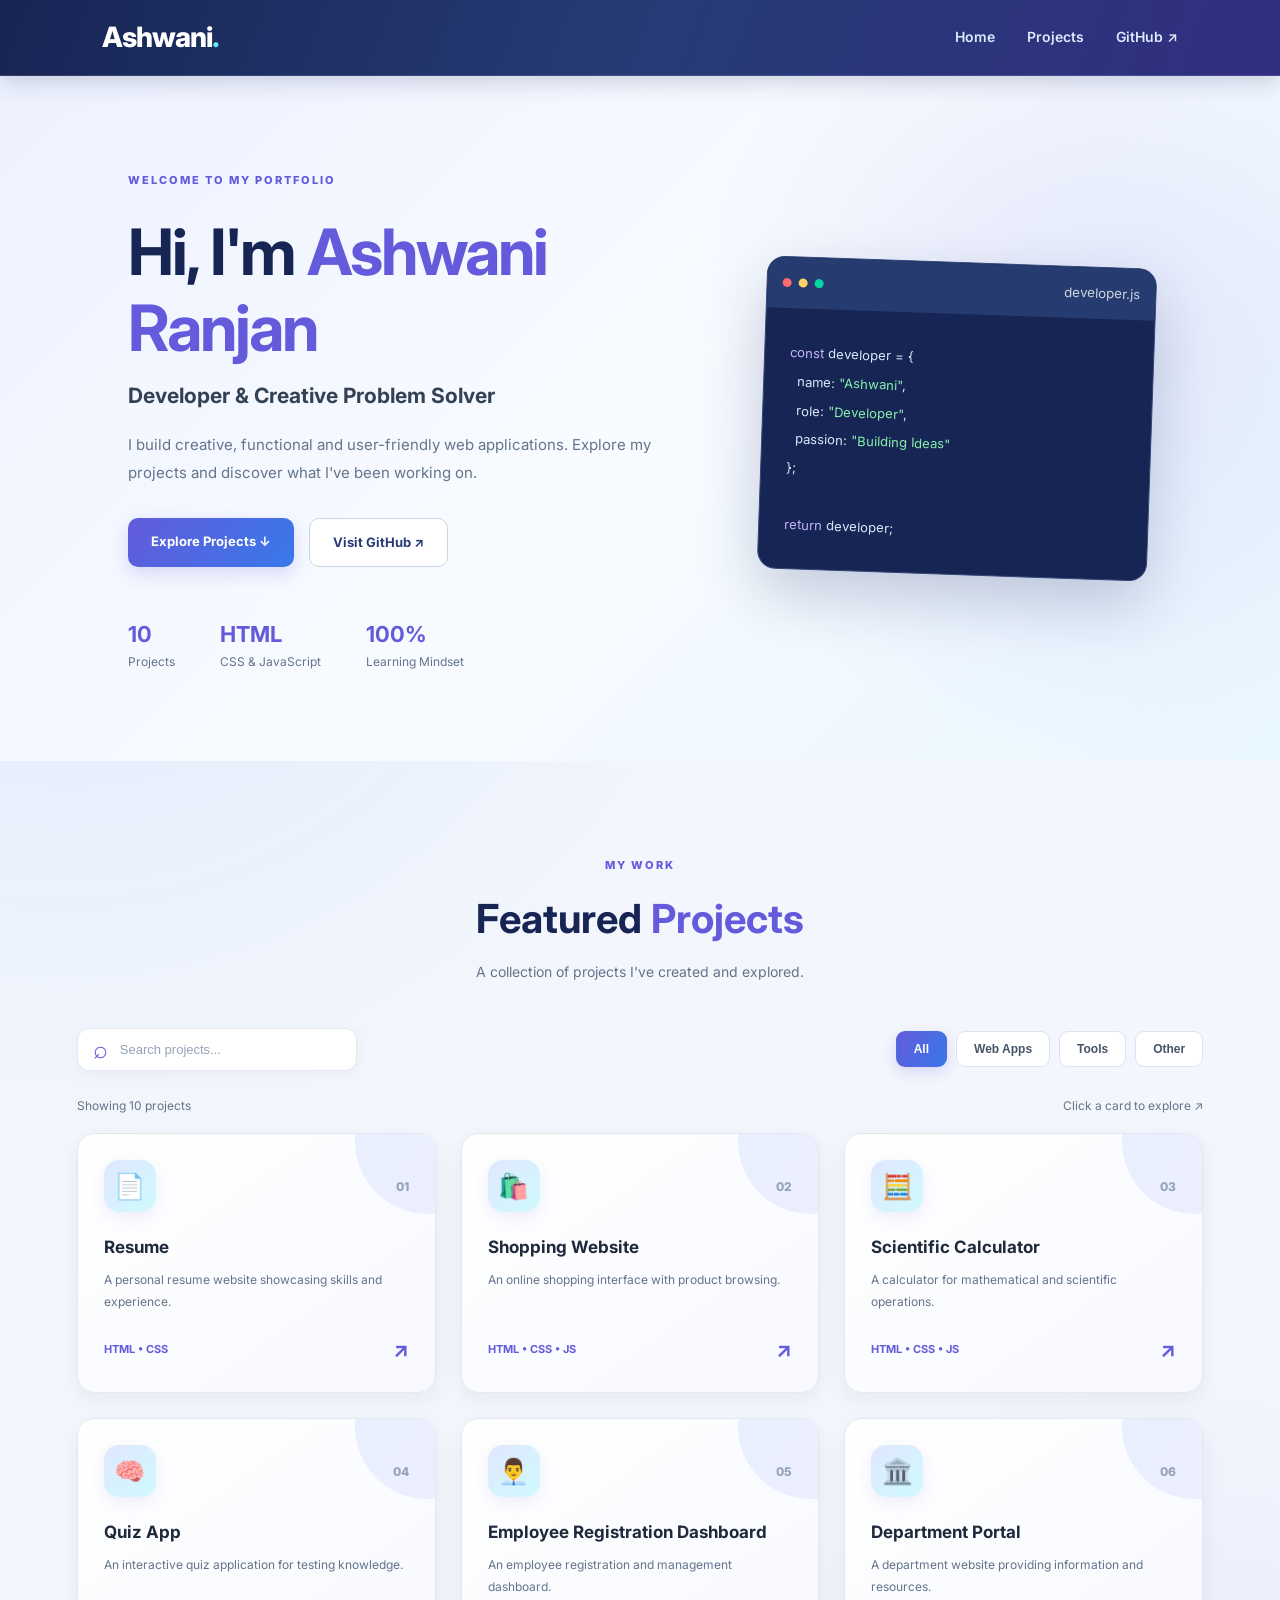
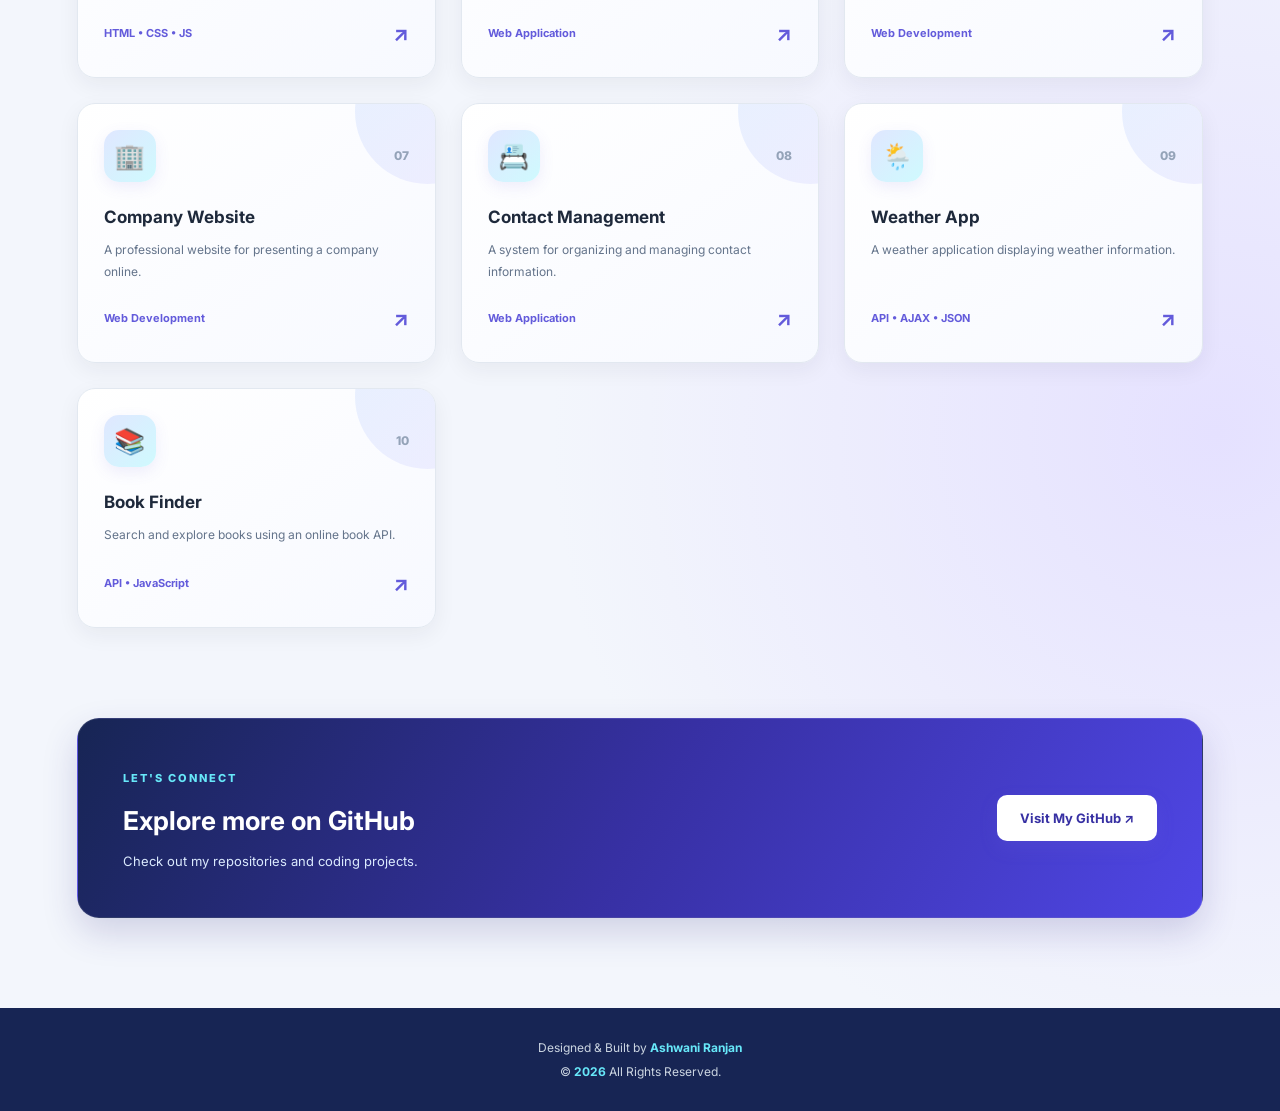
<file: index.html>
<!DOCTYPE html>
<html lang="en">
<head>
    <meta charset="UTF-8">
    <meta name="viewport" content="width=device-width, initial-scale=1.0">
    <meta name="description" content="Ashwani's developer portfolio showcasing web development projects.">
    <title>Ashwani Ranjan | Developer Portfolio</title>
    <link rel="stylesheet" href="style.css">
</head>

<body>

    <nav class="navbar">
        <a href="#" class="logo">Ashwani<span>.</span></a>

        <div class="nav-links">
            <a href="#home">Home</a>
            <a href="#projects">Projects</a>
            <a href="https://github.com/Ashwani-Ranjan-dev"
               target="_blank" rel="noopener noreferrer">GitHub ↗</a>
        </div>
    </nav>

    <section class="hero" id="home">
        <div class="hero-content">
            <span class="tag">WELCOME TO MY PORTFOLIO</span>

            <h1>Hi, I'm <span>Ashwani Ranjan</span></h1>

            <h2>Developer & Creative Problem Solver</h2>

            <p>
                I build creative, functional and user-friendly web
                applications. Explore my projects and discover what
                I've been working on.
            </p>

            <div class="hero-buttons">
                <a href="#projects" class="primary-btn">
                    Explore Projects ↓
                </a>

                <a href="https://github.com/Ashwani-Ranjan-dev"
                   target="_blank" rel="noopener noreferrer"
                   class="secondary-btn">
                    Visit GitHub ↗
                </a>
            </div>

            <div class="hero-stats">
                <div>
                    <h3 id="totalProjects">10</h3>
                    <p>Projects</p>
                </div>

                <div>
                    <h3>HTML</h3>
                    <p>CSS & JavaScript</p>
                </div>

                <div>
                    <h3>100%</h3>
                    <p>Learning Mindset</p>
                </div>
            </div>
        </div>

        <div class="hero-decoration">
            <div class="code-card">
                <div class="code-top">
                    <span></span><span></span><span></span>
                    <small>developer.js</small>
                </div>

                <div class="code-content">
                    <p><span class="purple">const</span> developer = {</p>
                    <p>&nbsp;&nbsp;name: <span class="green">"Ashwani"</span>,</p>
                    <p>&nbsp;&nbsp;role: <span class="green">"Developer"</span>,</p>
                    <p>&nbsp;&nbsp;passion: <span class="green">"Building Ideas"</span></p>
                    <p>};</p>
                    <br>
                    <p><span class="purple">return</span> developer;</p>
                </div>
            </div>
        </div>
    </section>

    <main id="projects" class="projects-section">

        <div class="section-heading">
            <span class="tag">MY WORK</span>
            <h2>Featured <span>Projects</span></h2>
            <p>A collection of projects I've created and explored.</p>
        </div>

        <div class="toolbar">

            <div class="search-box">
                <span>⌕</span>
                <input type="text" id="searchInput"
                       placeholder="Search projects...">
            </div>

            <div class="filters">
                <button class="filter-btn active" data-filter="all">All</button>
                <button class="filter-btn" data-filter="web">Web Apps</button>
                <button class="filter-btn" data-filter="tools">Tools</button>
                <button class="filter-btn" data-filter="other">Other</button>
            </div>

        </div>

        <div class="project-info">
            <p>Showing <span id="showingCount">10</span> projects</p>
            <p>Click a card to explore ↗</p>
        </div>

        <div class="portfolio-grid" id="portfolioGrid">

            <!-- Project 1 -->
            <article class="card" data-category="other"
                data-name="Resume">
                <div class="card-top">
                    <span class="project-icon">📄</span>
                    <span class="project-number">01</span>
                </div>
                <h3>Resume</h3>
                <p>A personal resume website showcasing skills and experience.</p>
                <div class="card-bottom">
                    <span>HTML • CSS</span>
                    <span class="arrow">↗</span>
                </div>
                <a href="Resume/index.html" target="_blank"
                   rel="noopener noreferrer" class="card-link"
                   aria-label="Open Resume project"></a>
            </article>

            <!-- Project 2 -->
            <article class="card" data-category="web"
                data-name="Shopping Website">
                <div class="card-top">
                    <span class="project-icon">🛍️</span>
                    <span class="project-number">02</span>
                </div>
                <h3>Shopping Website</h3>
                <p>An online shopping interface with product browsing.</p>
                <div class="card-bottom">
                    <span>HTML • CSS • JS</span>
                    <span class="arrow">↗</span>
                </div>
                <a href="Shopping/index.html" target="_blank"
                   rel="noopener noreferrer" class="card-link"
                   aria-label="Open Shopping Website project"></a>
            </article>

            <!-- Project 3 -->
            <article class="card" data-category="tools"
                data-name="Scientific Calculator">
                <div class="card-top">
                    <span class="project-icon">🧮</span>
                    <span class="project-number">03</span>
                </div>
                <h3>Scientific Calculator</h3>
                <p>A calculator for mathematical and scientific operations.</p>
                <div class="card-bottom">
                    <span>HTML • CSS • JS</span>
                    <span class="arrow">↗</span>
                </div>
                <a href="Calculator/index.html" target="_blank"
                   rel="noopener noreferrer" class="card-link"
                   aria-label="Open Scientific Calculator project"></a>
            </article>

            <!-- Project 4 -->
            <article class="card" data-category="web"
                data-name="Quiz App">
                <div class="card-top">
                    <span class="project-icon">🧠</span>
                    <span class="project-number">04</span>
                </div>
                <h3>Quiz App</h3>
                <p>An interactive quiz application for testing knowledge.</p>
                <div class="card-bottom">
                    <span>HTML • CSS • JS</span>
                    <span class="arrow">↗</span>
                </div>
                <a href="Quiz/index.html" target="_blank"
                   rel="noopener noreferrer" class="card-link"
                   aria-label="Open Quiz App project"></a>
            </article>

            <!-- Project 5 -->
            <article class="card" data-category="web"
                data-name="Employee Registration Dashboard">
                <div class="card-top">
                    <span class="project-icon">👨‍💼</span>
                    <span class="project-number">05</span>
                </div>
                <h3>Employee Registration Dashboard</h3>
                <p>An employee registration and management dashboard.</p>
                <div class="card-bottom">
                    <span>Web Application</span>
                    <span class="arrow">↗</span>
                </div>
                <a href="https://employee-management-two-murex.vercel.app/"
                   target="_blank" rel="noopener noreferrer"
                   class="card-link"
                   aria-label="Open Employee Registration Dashboard"></a>
            </article>

            <!-- Project 6 -->
            <article class="card" data-category="web"
                data-name="Department Portal">
                <div class="card-top">
                    <span class="project-icon">🏛️</span>
                    <span class="project-number">06</span>
                </div>
                <h3>Department Portal</h3>
                <p>A department website providing information and resources.</p>
                <div class="card-bottom">
                    <span>Web Development</span>
                    <span class="arrow">↗</span>
                </div>
                <a href="https://bishal292004.github.io/Lab-portfolio-Website/projects/department_website/index.html"
                   target="_blank" rel="noopener noreferrer"
                   class="card-link" aria-label="Open Department Portal"></a>
            </article>

            <!-- Project 7 -->
            <article class="card" data-category="web"
                data-name="Company Website">
                <div class="card-top">
                    <span class="project-icon">🏢</span>
                    <span class="project-number">07</span>
                </div>
                <h3>Company Website</h3>
                <p>A professional website for presenting a company online.</p>
                <div class="card-bottom">
                    <span>Web Development</span>
                    <span class="arrow">↗</span>
                </div>
                <a href="https://bishal292004.github.io/Lab-portfolio-Website/projects/Company/frontend/index.html"
                   target="_blank" rel="noopener noreferrer"
                   class="card-link" aria-label="Open Company Website"></a>
            </article>

            <!-- Project 8 -->
            <article class="card" data-category="tools"
                data-name="Contact Management">
                <div class="card-top">
                    <span class="project-icon">📇</span>
                    <span class="project-number">08</span>
                </div>
                <h3>Contact Management</h3>
                <p>A system for organizing and managing contact information.</p>
                <div class="card-bottom">
                    <span>Web Application</span>
                    <span class="arrow">↗</span>
                </div>
                <a href="https://bishal292004.github.io/Lab-portfolio-Website/projects/Contact/index.html"
                   target="_blank" rel="noopener noreferrer"
                   class="card-link" aria-label="Open Contact Management"></a>
            </article>

            <!-- Project 9 -->
            <article class="card" data-category="web"
                data-name="Weather App">
                <div class="card-top">
                    <span class="project-icon">🌦️</span>
                    <span class="project-number">09</span>
                </div>
                <h3>Weather App</h3>
                <p>A weather application displaying weather information.</p>
                <div class="card-bottom">
                    <span>API • AJAX • JSON</span>
                    <span class="arrow">↗</span>
                </div>
                <a href="https://ashwani-ranjan-dev.github.io/WeatherAPI/"
                   target="_blank" rel="noopener noreferrer"
                   class="card-link" aria-label="Open Weather App"></a>
            </article>

            <!-- Project 10 -->
            <article class="card" data-category="web"
                data-name="Book Finder">
                <div class="card-top">
                    <span class="project-icon">📚</span>
                    <span class="project-number">10</span>
                </div>
                <h3>Book Finder</h3>
                <p>Search and explore books using an online book API.</p>
                <div class="card-bottom">
                    <span>API • JavaScript</span>
                    <span class="arrow">↗</span>
                </div>
                <a href="https://ashwani-ranjan-dev.github.io/BookFinder/"
                   target="_blank" rel="noopener noreferrer"
                   class="card-link" aria-label="Open Book Finder"></a>
            </article>

        </div>

        <div class="no-results" id="noResults">
            <span>🔍</span>
            <h3>No projects found</h3>
            <p>Try another search or select a different category.</p>
        </div>

        <div class="github-banner">
            <div>
                <span class="tag">LET'S CONNECT</span>
                <h2>Explore more on GitHub</h2>
                <p>Check out my repositories and coding projects.</p>
            </div>

            <a href="https://github.com/Ashwani-Ranjan-dev"
               target="_blank" rel="noopener noreferrer"
               class="primary-btn">
                Visit My GitHub ↗
            </a>
        </div>

    </main>

    <footer>
        <p>Designed & Built by <span>Ashwani Ranjan</span></p>
        <p>© <span id="year"></span> All Rights Reserved.</p>
    </footer>

    <script src="script.js"></script>
</body>
</html>
</file>
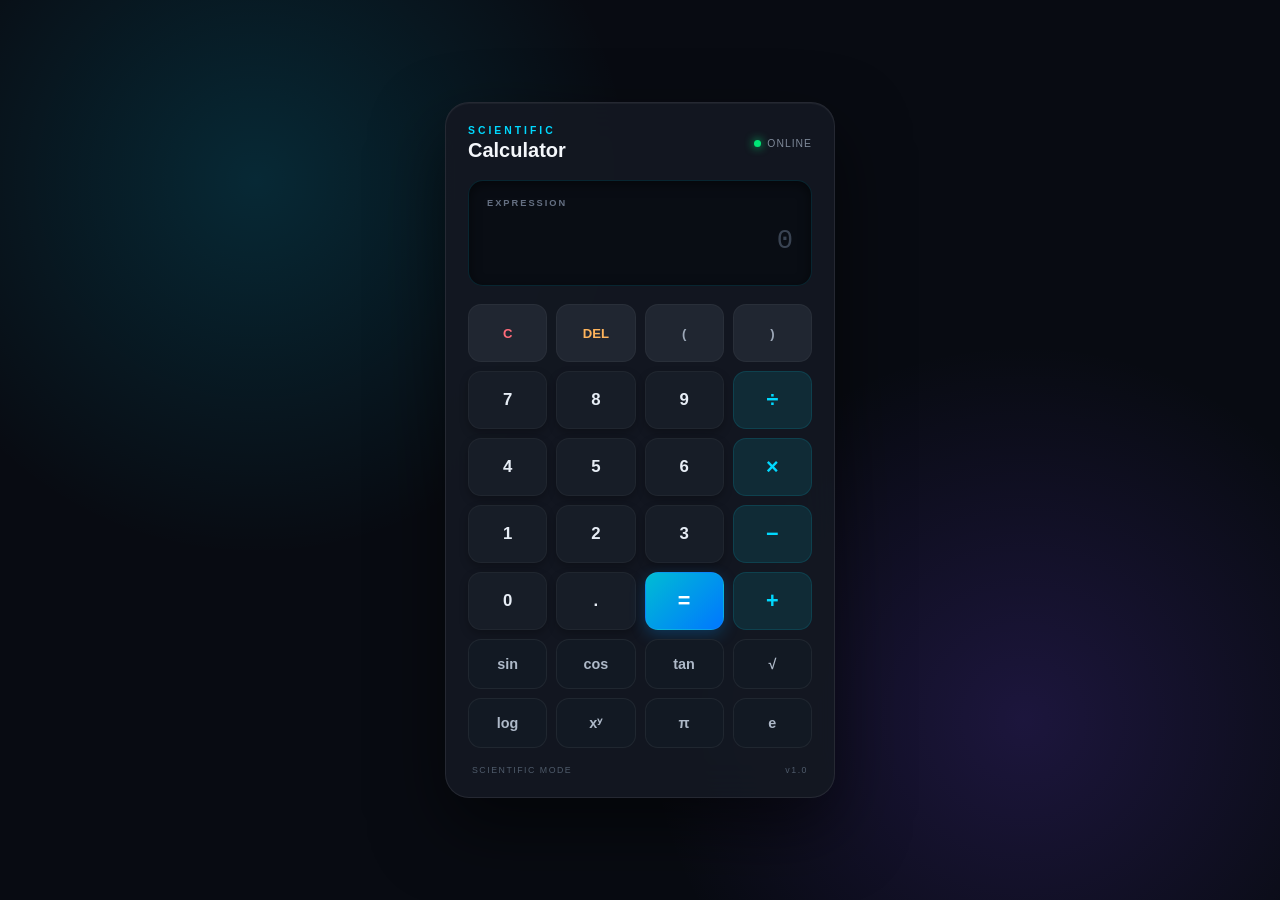
<file: Calculator/index.html>
<!DOCTYPE html>
<html lang="en">
<head>
  <meta charset="UTF-8">
  <meta name="viewport" content="width=device-width, initial-scale=1.0">

  <title>Scientific Calculator</title>

  <link rel="stylesheet" href="style.css">
</head>

<body>

  <div class="calculator">

    <!-- Calculator Header -->
    <div class="calculator-header">
      <div>
        <span class="brand">SCIENTIFIC</span>
        <h1>Calculator</h1>
      </div>

      <div class="status">
        <span class="status-dot"></span>
        ONLINE
      </div>
    </div>

    <!-- Display -->
    <div class="display-container">
      <div class="display-label">EXPRESSION</div>
      <input
        type="text"
        id="display"
        readonly
        placeholder="0"
      >
    </div>

    <!-- Buttons -->
    <div class="buttons">

      <!-- Top Controls -->
      <button class="btn function clear" onclick="clearDisplay()">C</button>
      <button class="btn function delete" onclick="deleteLast()">DEL</button>
      <button class="btn function" onclick="insert('(')">(</button>
      <button class="btn function" onclick="insert(')')">)</button>

      <!-- Numbers -->
      <button class="btn number" onclick="insert('7')">7</button>
      <button class="btn number" onclick="insert('8')">8</button>
      <button class="btn number" onclick="insert('9')">9</button>
      <button class="btn operator" onclick="insert('/')">÷</button>

      <button class="btn number" onclick="insert('4')">4</button>
      <button class="btn number" onclick="insert('5')">5</button>
      <button class="btn number" onclick="insert('6')">6</button>
      <button class="btn operator" onclick="insert('*')">×</button>

      <button class="btn number" onclick="insert('1')">1</button>
      <button class="btn number" onclick="insert('2')">2</button>
      <button class="btn number" onclick="insert('3')">3</button>
      <button class="btn operator" onclick="insert('-')">−</button>

      <button class="btn number zero" onclick="insert('0')">0</button>
      <button class="btn number" onclick="insert('.')">.</button>
      <button class="btn equals" onclick="calculate()">=</button>
      <button class="btn operator" onclick="insert('+')">+</button>

      <!-- Scientific Functions -->
      <button class="btn scientific" onclick="insert('Math.sin(')">
        <span>sin</span>
      </button>

      <button class="btn scientific" onclick="insert('Math.cos(')">
        <span>cos</span>
      </button>

      <button class="btn scientific" onclick="insert('Math.tan(')">
        <span>tan</span>
      </button>

      <button class="btn scientific" onclick="insert('Math.sqrt(')">
        <span>√</span>
      </button>

      <button class="btn scientific" onclick="insert('Math.log(')">
        <span>log</span>
      </button>

      <button class="btn scientific" onclick="insert('Math.pow(')">
        <span>xʸ</span>
      </button>

      <button class="btn scientific" onclick="insert('Math.PI')">
        <span>π</span>
      </button>

      <button class="btn scientific" onclick="insert('Math.E')">
        <span>e</span>
      </button>

    </div>

    <!-- Footer -->
    <div class="calculator-footer">
      <span>SCIENTIFIC MODE</span>
      <span>v1.0</span>
    </div>

  </div>

  <script src="script.js"></script>

</body>
</html>
</file>
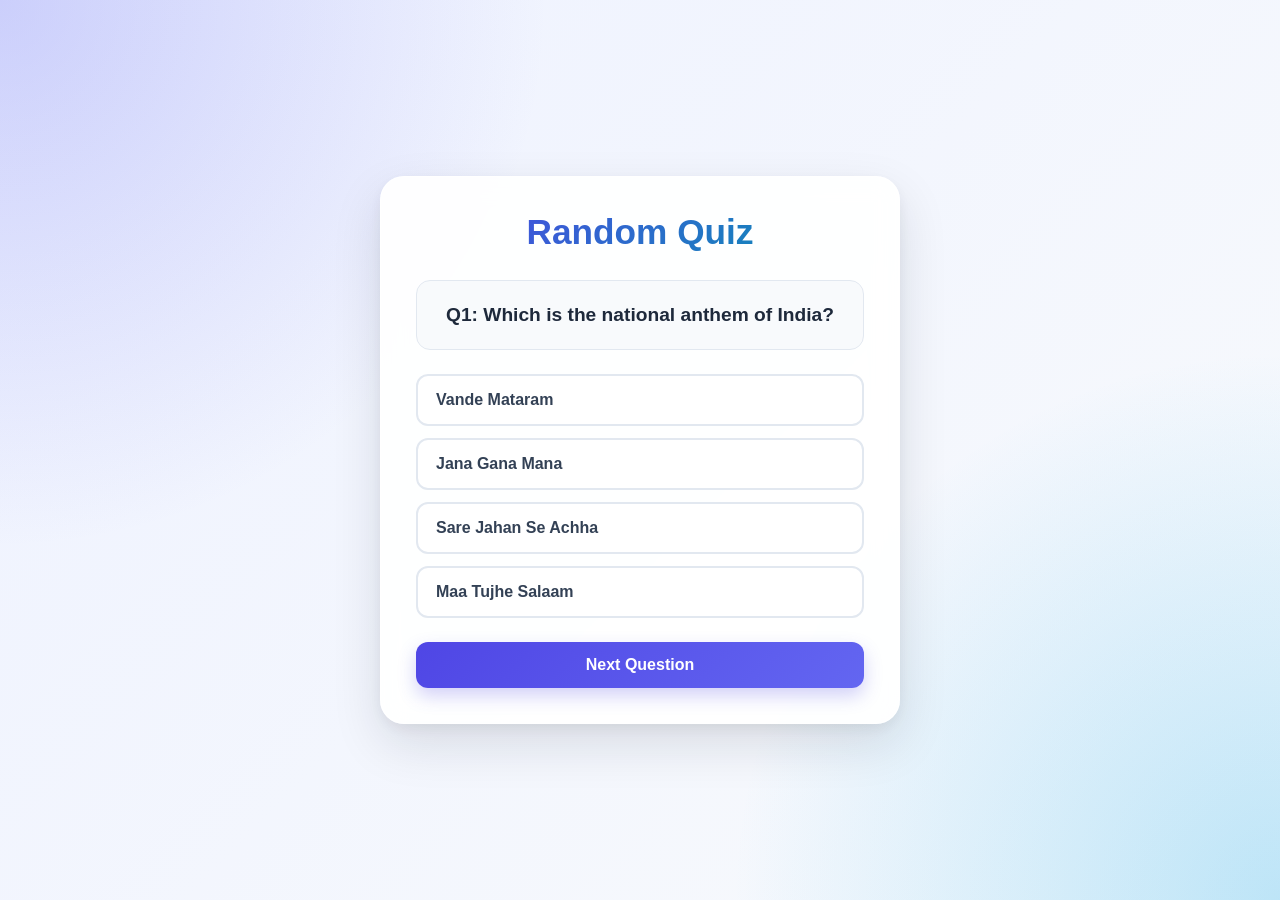
<file: Quiz/index.html>
<!DOCTYPE html>
<html lang="en">
<head>
  <meta charset="UTF-8">
  <meta name="viewport" content="width=device-width, initial-scale=1.0">
  <title>Quiz Website</title>
  <link rel="stylesheet" href="style.css">
</head>
<body>
  <div class="quiz-container">
    <h1>Random Quiz</h1>
    <div id="quiz-box">
      <p id="question"></p>
      <div id="options"></div>
      <button id="next-btn">Next Question</button>
    </div>
    <div id="result-box" class="hidden">
      <h2>Quiz Completed!</h2>
      <p id="score"></p>
    </div>
  </div>
  <script src="script.js"></script>
</body>
</html>
</file>
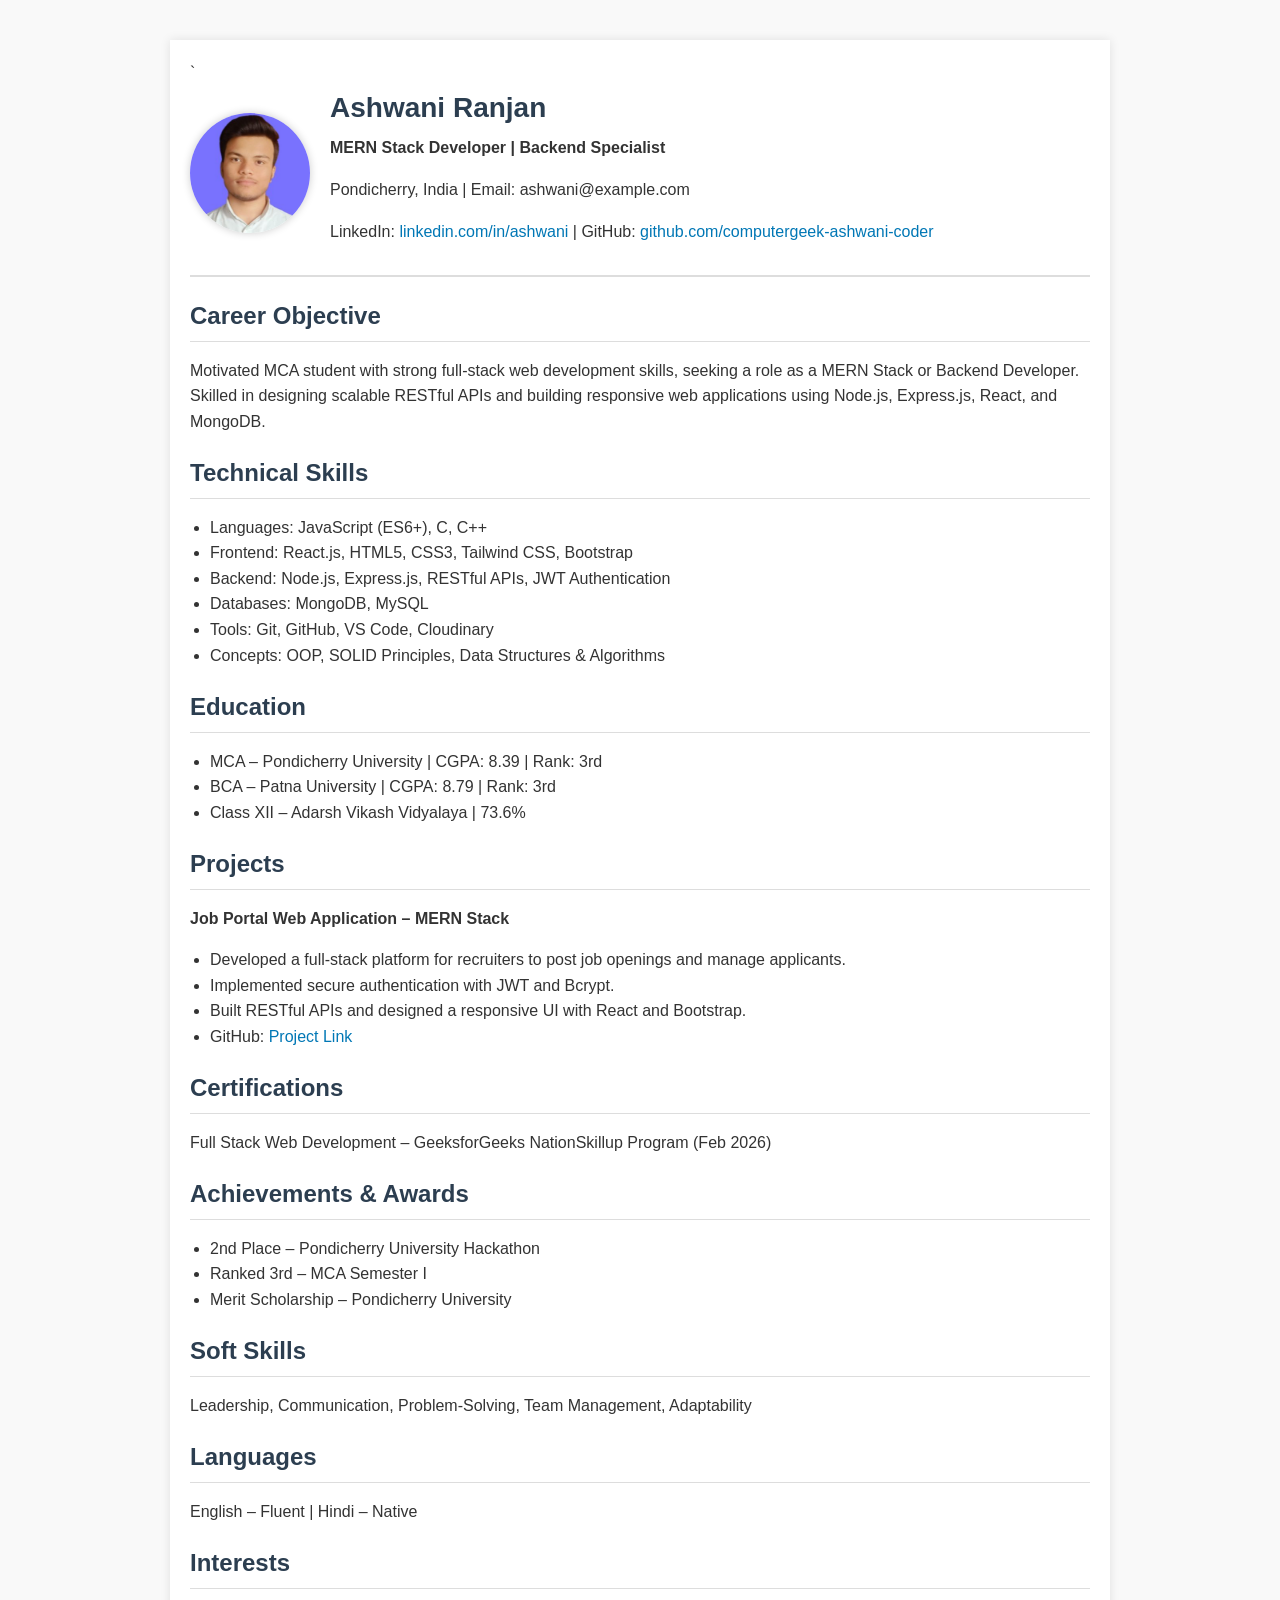
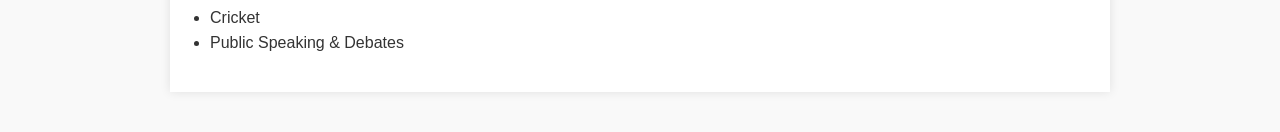
<file: Resume/index.html>
<!DOCTYPE html>
<html lang="en">
<head>
  <meta charset="UTF-8">
  <title>Ashwani Ranjan - Resume</title>
    <link rel="stylesheet" href="style.css">
</head>
<body>
  <div class="container">
    <!-- Header -->`
    <header>
      <img src="profile.jpg" alt="Profile Picture">
      <div class="header-text">
        <h1>Ashwani Ranjan</h1>
        <p class="title">MERN Stack Developer | Backend Specialist</p>
        <p>Pondicherry, India | Email: ashwani@example.com</p>
        <p>
          LinkedIn: <a href="https://linkedin.com/in/ashwani">linkedin.com/in/ashwani</a> | 
          GitHub: <a href="https://github.com/computergeek-ashwani-coder">github.com/computergeek-ashwani-coder</a>
        </p>
      </div>
    </header>

    <!-- Career Objective -->
    <section>
      <h2>Career Objective</h2>
      <p>Motivated MCA student with strong full-stack web development skills, seeking a role as a MERN Stack or Backend Developer. Skilled in designing scalable RESTful APIs and building responsive web applications using Node.js, Express.js, React, and MongoDB.</p>
    </section>

    <!-- Technical Skills -->
    <section>
      <h2>Technical Skills</h2>
      <ul>
        <li>Languages: JavaScript (ES6+), C, C++</li>
        <li>Frontend: React.js, HTML5, CSS3, Tailwind CSS, Bootstrap</li>
        <li>Backend: Node.js, Express.js, RESTful APIs, JWT Authentication</li>
        <li>Databases: MongoDB, MySQL</li>
        <li>Tools: Git, GitHub, VS Code, Cloudinary</li>
        <li>Concepts: OOP, SOLID Principles, Data Structures & Algorithms</li>
      </ul>
    </section>

    <!-- Education -->
    <section>
      <h2>Education</h2>
      <ul>
        <li>MCA – Pondicherry University | CGPA: 8.39 | Rank: 3rd</li>
        <li>BCA – Patna University | CGPA: 8.79 | Rank: 3rd</li>
        <li>Class XII – Adarsh Vikash Vidyalaya | 73.6%</li>
      </ul>
    </section>

    <!-- Projects -->
    <section>
      <h2>Projects</h2>
      <p><strong>Job Portal Web Application – MERN Stack</strong></p>
      <ul>
        <li>Developed a full-stack platform for recruiters to post job openings and manage applicants.</li>
        <li>Implemented secure authentication with JWT and Bcrypt.</li>
        <li>Built RESTful APIs and designed a responsive UI with React and Bootstrap.</li>
        <li>GitHub: <a href="https://github.com/computergeek-ashwani-coder/jobportal">Project Link</a></li>
      </ul>
    </section>

    <!-- Certifications -->
    <section>
      <h2>Certifications</h2>
      <p>Full Stack Web Development – GeeksforGeeks NationSkillup Program (Feb 2026)</p>
    </section>

    <!-- Achievements -->
    <section>
      <h2>Achievements & Awards</h2>
      <ul>
        <li>2nd Place – Pondicherry University Hackathon</li>
        <li>Ranked 3rd – MCA Semester I</li>
        <li>Merit Scholarship – Pondicherry University</li>
      </ul>
    </section>

    <!-- Soft Skills -->
    <section>
      <h2>Soft Skills</h2>
      <p>Leadership, Communication, Problem-Solving, Team Management, Adaptability</p>
    </section>

    <!-- Languages -->
    <section>
      <h2>Languages</h2>
      <p>English – Fluent | Hindi – Native</p>
    </section>

    <!-- Interests -->
    <section>
      <h2>Interests</h2>
      <ul>
        <li>Cricket</li>
        <li>Public Speaking & Debates</li>
      </ul>
    </section>
  </div>
</body>
</html>
</file>
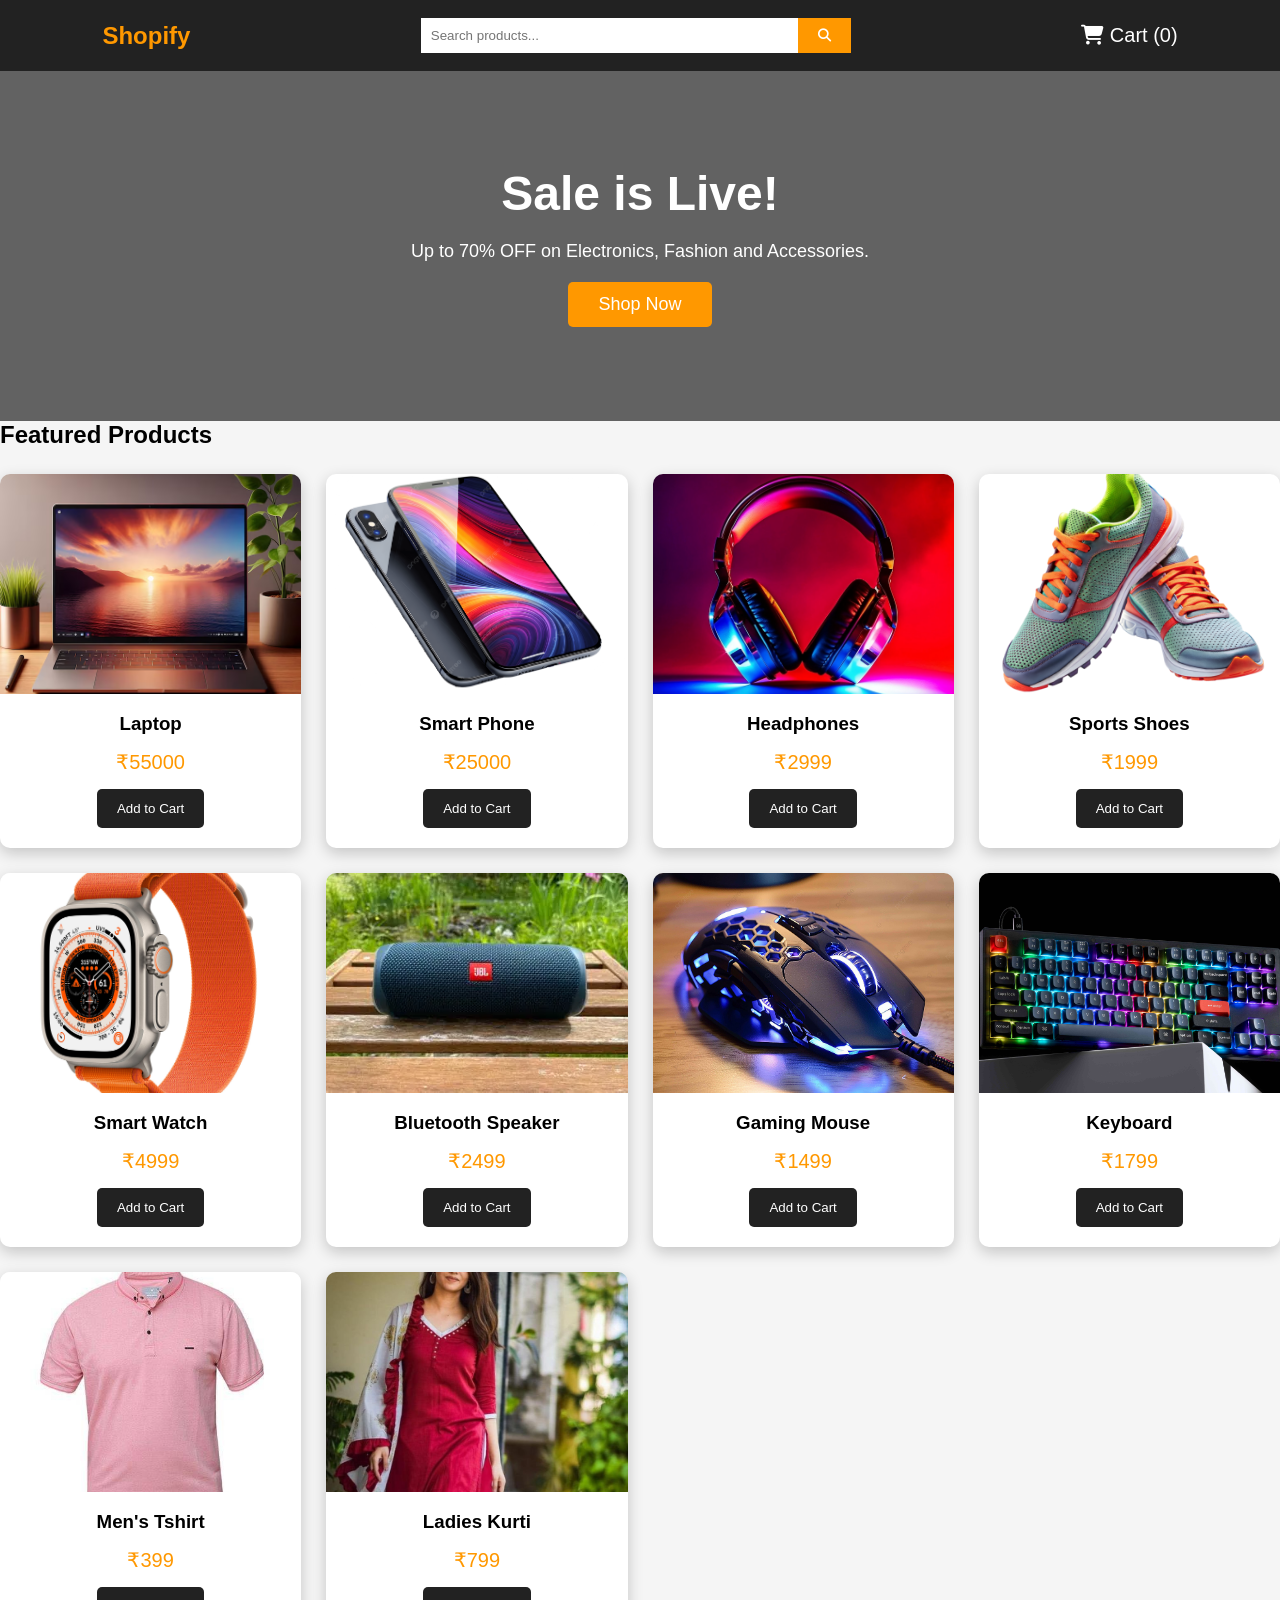
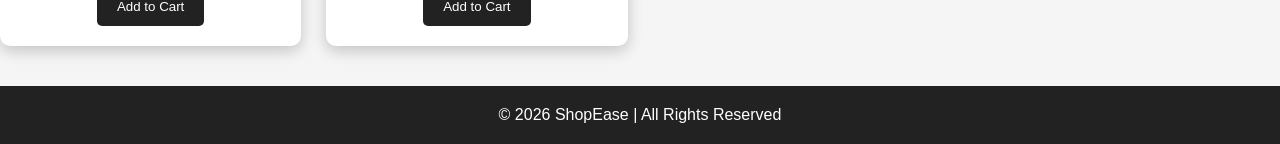
<file: Shopping/index.html>
<!DOCTYPE html>
<html lang="en">
<head>
    <meta charset="UTF-8">
    <meta name="viewport" content="width=device-width, initial-scale=1.0">
    <title>ShopEase</title>

    <link rel="stylesheet" href="style.css">

    <!-- Font Awesome -->
    <link rel="stylesheet"
    href="https://cdnjs.cloudflare.com/ajax/libs/font-awesome/6.5.2/css/all.min.css">

</head>
<body>

    <!-- Navbar -->
    <nav>

        <div class="logo">
            <h2>Shopify</h2>
        </div>

        <div class="search-box">
            <input type="text" placeholder="Search products...">
            <button>
                <i class="fa fa-search"></i>
            </button>
        </div>

      <a href="cart.html" class="cart">
    <i class="fa-solid fa-cart-shopping"></i>
    <span id="cartCount">Cart (0)</span>
</a>
    </nav>

    <!-- Hero Section -->

    <section class="hero">

        <div class="hero-content">

            <h1>Sale is Live!</h1>

            <p>
                Up to 70% OFF on Electronics,
                Fashion and Accessories.
            </p>

            <button>Shop Now</button>

        </div>

    </section>

    <!-- Product Section -->

    <section class="products">

    <h2>Featured Products</h2>

    <div class="product-grid" id="productGrid">

    </div>

</section>

    <!-- Footer -->

    <footer>

        <p>
            © 2026 ShopEase | All Rights Reserved
        </p>

    </footer>

    <script src="script.js"></script>

</body>
</html>
</file>
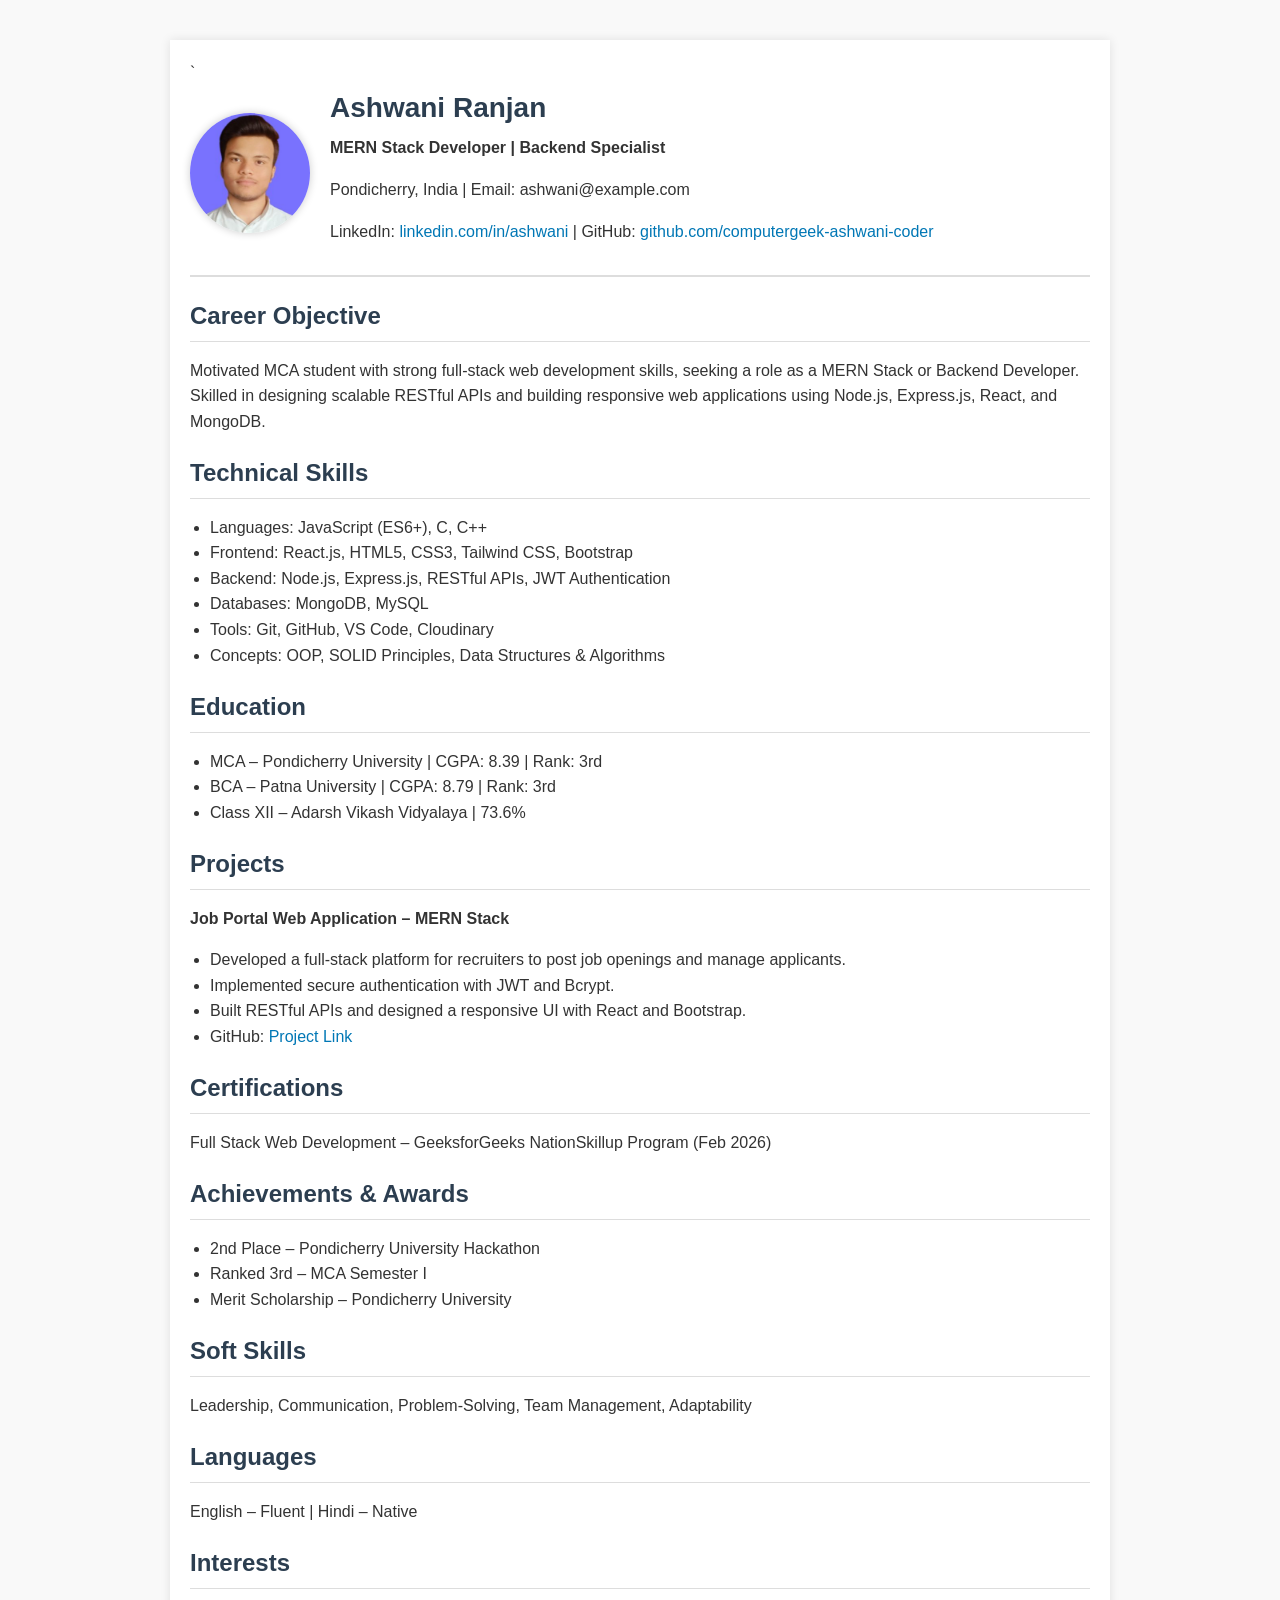
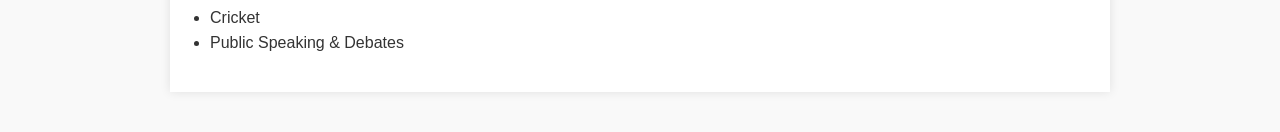
<file: Resume/Resume.html>
<!DOCTYPE html>
<html lang="en">
<head>
  <meta charset="UTF-8">
  <title>Ashwani Ranjan - Resume</title>
  <link rel="stylesheet" href="Resume.css">
</head>
<body>
  <div class="container">
    <!-- Header -->`
    <header>
      <img src="profile.jpg" alt="Profile Picture">
      <div class="header-text">
        <h1>Ashwani Ranjan</h1>
        <p class="title">MERN Stack Developer | Backend Specialist</p>
        <p>Pondicherry, India | Email: ashwani@example.com</p>
        <p>
          LinkedIn: <a href="https://linkedin.com/in/ashwani">linkedin.com/in/ashwani</a> | 
          GitHub: <a href="https://github.com/computergeek-ashwani-coder">github.com/computergeek-ashwani-coder</a>
        </p>
      </div>
    </header>

    <!-- Career Objective -->
    <section>
      <h2>Career Objective</h2>
      <p>Motivated MCA student with strong full-stack web development skills, seeking a role as a MERN Stack or Backend Developer. Skilled in designing scalable RESTful APIs and building responsive web applications using Node.js, Express.js, React, and MongoDB.</p>
    </section>

    <!-- Technical Skills -->
    <section>
      <h2>Technical Skills</h2>
      <ul>
        <li>Languages: JavaScript (ES6+), C, C++</li>
        <li>Frontend: React.js, HTML5, CSS3, Tailwind CSS, Bootstrap</li>
        <li>Backend: Node.js, Express.js, RESTful APIs, JWT Authentication</li>
        <li>Databases: MongoDB, MySQL</li>
        <li>Tools: Git, GitHub, VS Code, Cloudinary</li>
        <li>Concepts: OOP, SOLID Principles, Data Structures & Algorithms</li>
      </ul>
    </section>

    <!-- Education -->
    <section>
      <h2>Education</h2>
      <ul>
        <li>MCA – Pondicherry University | CGPA: 8.39 | Rank: 3rd</li>
        <li>BCA – Patna University | CGPA: 8.79 | Rank: 3rd</li>
        <li>Class XII – Adarsh Vikash Vidyalaya | 73.6%</li>
      </ul>
    </section>

    <!-- Projects -->
    <section>
      <h2>Projects</h2>
      <p><strong>Job Portal Web Application – MERN Stack</strong></p>
      <ul>
        <li>Developed a full-stack platform for recruiters to post job openings and manage applicants.</li>
        <li>Implemented secure authentication with JWT and Bcrypt.</li>
        <li>Built RESTful APIs and designed a responsive UI with React and Bootstrap.</li>
        <li>GitHub: <a href="https://github.com/computergeek-ashwani-coder/jobportal">Project Link</a></li>
      </ul>
    </section>

    <!-- Certifications -->
    <section>
      <h2>Certifications</h2>
      <p>Full Stack Web Development – GeeksforGeeks NationSkillup Program (Feb 2026)</p>
    </section>

    <!-- Achievements -->
    <section>
      <h2>Achievements & Awards</h2>
      <ul>
        <li>2nd Place – Pondicherry University Hackathon</li>
        <li>Ranked 3rd – MCA Semester I</li>
        <li>Merit Scholarship – Pondicherry University</li>
      </ul>
    </section>

    <!-- Soft Skills -->
    <section>
      <h2>Soft Skills</h2>
      <p>Leadership, Communication, Problem-Solving, Team Management, Adaptability</p>
    </section>

    <!-- Languages -->
    <section>
      <h2>Languages</h2>
      <p>English – Fluent | Hindi – Native</p>
    </section>

    <!-- Interests -->
    <section>
      <h2>Interests</h2>
      <ul>
        <li>Cricket</li>
        <li>Public Speaking & Debates</li>
      </ul>
    </section>
  </div>
</body>
</html>
</file>
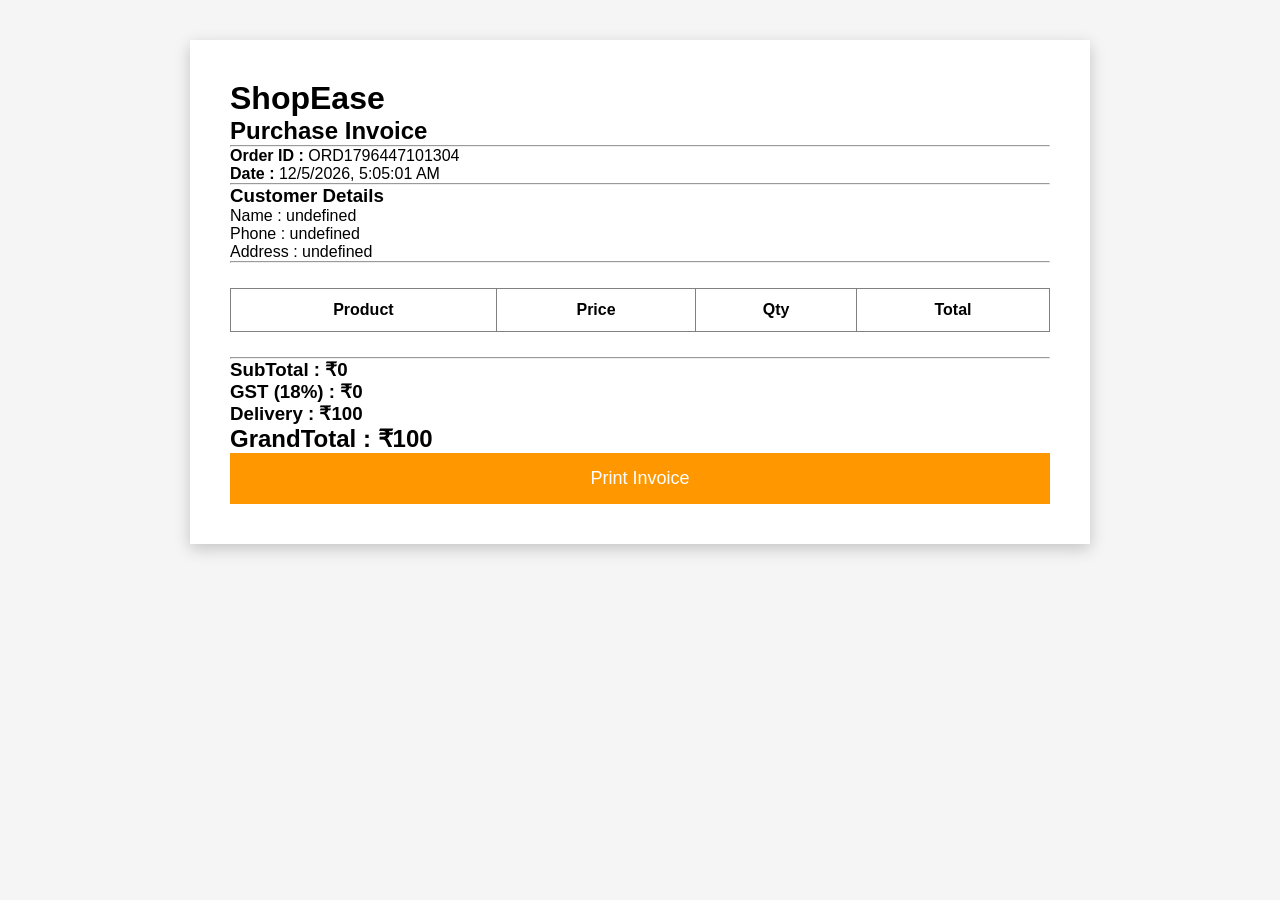
<file: Shopping/bill.html>
<!DOCTYPE html>
<html>

<head>

<meta charset="UTF-8">

<meta name="viewport"
content="width=device-width, initial-scale=1.0">

<title>Invoice</title>

<link rel="stylesheet"
href="style.css">

</head>

<body>

<div class="invoice">

<h1>ShopEase</h1>

<h2>Purchase Invoice</h2>

<hr>

<p><strong>Order ID :</strong>
<span id="orderId"></span></p>

<p><strong>Date :</strong>
<span id="date"></span></p>

<hr>

<h3>Customer Details</h3>

<p id="customerInfo"></p>

<hr>

<table>

<thead>

<tr>

<th>Product</th>

<th>Price</th>

<th>Qty</th>

<th>Total</th>

</tr>

</thead>

<tbody id="billItems">

</tbody>

</table>

<hr>

<h3 id="subtotal"></h3>

<h3 id="gst"></h3>

<h3 id="delivery"></h3>

<h2 id="grandTotal"></h2>

<button onclick="printBill()">
Print Invoice
</button>

</div>

<script src="bill.js"></script>

</body>

</html>
</file>
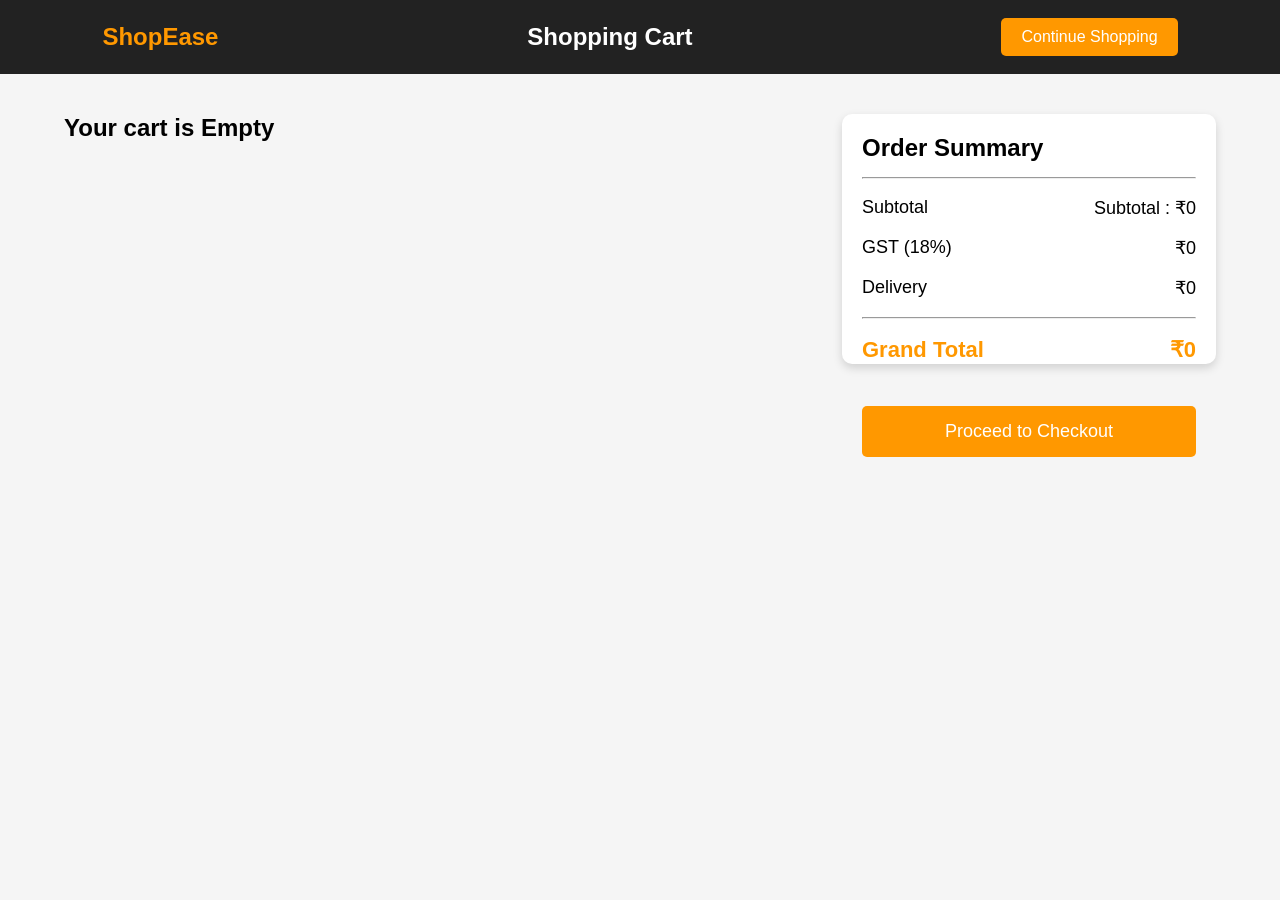
<file: Shopping/cart.html>
<!DOCTYPE html>
<html lang="en">

<head>
    <meta charset="UTF-8">
    <meta name="viewport" content="width=device-width, initial-scale=1.0">
    <title>Shopping Cart</title>

    <link rel="stylesheet" href="style.css">

    <link rel="stylesheet" href="https://cdnjs.cloudflare.com/ajax/libs/font-awesome/6.5.2/css/all.min.css">

</head>

<body>

    <nav>

        <div class="logo">
            <h2>ShopEase</h2>
        </div>

        <h2>Shopping Cart</h2>

        <a href="index.html" class="back-btn">
            Continue Shopping
        </a>

    </nav>

    <section class="cart-section">

        <div id="cartItems"></div>

        <div class="cart-summary">

            <h2>Order Summary</h2>

            <hr>

            <div class="summary-row">
                <span>Subtotal</span>
                <span id="subtotal">₹0</span>
            </div>

            <div class="summary-row">
                <span>GST (18%)</span>
                <span id="gst">₹0</span>
            </div>

            <div class="summary-row">
                <span>Delivery</span>
                <span id="delivery">₹100</span>
            </div>

            <hr>

            <div class="summary-row total">
                <span>Grand Total</span>
                <span id="grandTotal">₹0</span>
            </div>

            <button id="checkoutBtn">
                Proceed to Checkout
            </button>

        </div>

    </section>

    <script src="cart.js"></script>

</body>

</html>
</file>
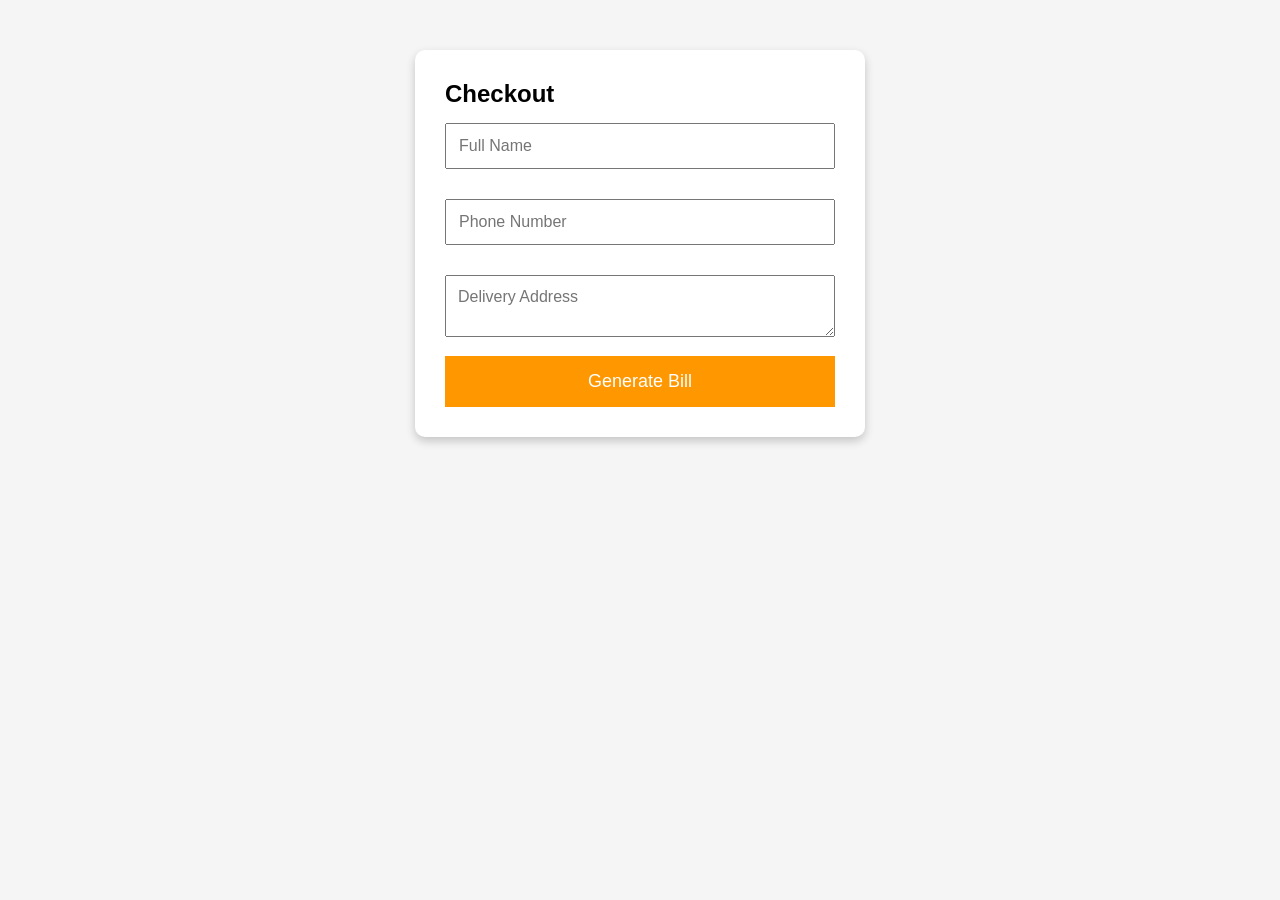
<file: Shopping/checkout.html>
<!DOCTYPE html>
<html lang="en">

<head>

<meta charset="UTF-8">

<meta name="viewport"
content="width=device-width, initial-scale=1.0">

<title>Checkout</title>

<link rel="stylesheet"
href="style.css">

</head>

<body>

<div class="checkout-container">

<h2>Checkout</h2>

<form id="checkoutForm">

<input
id="customerName"
type="text"
placeholder="Full Name"
required>

<input
id="customerPhone"
type="tel"
placeholder="Phone Number"
required>

<textarea
id="customerAddress"
placeholder="Delivery Address"
required>
</textarea>

<button type="submit">

Generate Bill

</button>

</form>

</div>

<script>

document
.getElementById("checkoutForm")
.addEventListener("submit",function(e){

e.preventDefault();

const customer = {
    name : document.getElementById("customerName").value,
    phone : document.getElementById("customerPhone").value,
    address : document.getElementById("customerAddress").value
};

localStorage.setItem(
    "customer" , JSON.stringify(customer)
);

window.location.href="bill.html";

});

</script>

</body>

</html>
</file>
<file: style.css>
@import url('https://fonts.googleapis.com/css2?family=Inter:wght@400;500;600;700;800&display=swap');

:root {
    --bg: #f3f6fc;
    --nav: #172554;
    --nav-light: #243b70;
    --card: #ffffff;
    --card-hover: #f8faff;
    --text: #172554;
    --muted: #64748b;
    --accent: #635bdb;
    --cyan: #0891b2;
    --border: #e2e8f0;
}

* {
    margin: 0;
    padding: 0;
    box-sizing: border-box;
    scroll-behavior: smooth;
}

body {
    font-family: 'Inter', sans-serif;
    background:
        radial-gradient(circle at 5% 15%, #dce9ff 0, transparent 28%),
        radial-gradient(circle at 95% 75%, #e5e1ff 0, transparent 28%),
        var(--bg);
    color: var(--text);
    line-height: 1.6;
    overflow-x: hidden;
}

a {
    text-decoration: none;
    color: inherit;
}

/* NAVBAR */

.navbar {
    min-height: 76px;
    padding: 12px 8%;
    display: flex;
    justify-content: space-between;
    align-items: center;
    background: linear-gradient(110deg, #172554, #263b75, #312e81);
    border-bottom: 1px solid rgba(255,255,255,.12);
    position: sticky;
    top: 0;
    z-index: 100;
    box-shadow: 0 5px 25px rgba(23,37,84,.2);
}

.logo {
    font-size: 28px;
    font-weight: 800;
    color: #fff;
    letter-spacing: -1px;
}

.logo span {
    color: #67e8f9;
}

.nav-links {
    display: flex;
    align-items: center;
    gap: 32px;
}

.nav-links a {
    color: #dbeafe;
    font-size: 14px;
    font-weight: 600;
    transition: .3s;
}

.nav-links a:hover {
    color: #67e8f9;
    transform: translateY(-2px);
}

/* HERO */

.hero {
    min-height: 580px;
    padding: 90px 10%;
    display: flex;
    justify-content: space-between;
    align-items: center;
    gap: 50px;
    background:
        radial-gradient(circle at 85% 40%, rgba(99,91,219,.12), transparent 35%),
        linear-gradient(135deg, #eef2ff, #f8fbff, #e9f7ff);
}

.hero-content {
    max-width: 600px;
}

.tag {
    color: var(--accent);
    font-size: 11px;
    letter-spacing: 2px;
    font-weight: 800;
}

.hero h1 {
    font-size: clamp(38px, 5vw, 64px);
    line-height: 1.2;
    margin: 22px 0 12px;
    letter-spacing: -2px;
    color: #172554;
}

.hero h1 span {
    color: #635bdb;
}

.hero h2 {
    color: #334155;
    font-size: 21px;
    margin-bottom: 18px;
}

.hero-content > p {
    color: var(--muted);
    max-width: 530px;
    font-size: 15px;
    line-height: 1.9;
}

.hero-buttons {
    display: flex;
    flex-wrap: wrap;
    gap: 15px;
    margin-top: 30px;
}

.primary-btn,
.secondary-btn {
    display: inline-block;
    padding: 13px 23px;
    border-radius: 10px;
    font-size: 13px;
    font-weight: 700;
    transition: .3s;
}

.primary-btn {
    background: linear-gradient(120deg, #635bdb, #3878e9);
    color: white;
    box-shadow: 0 7px 18px rgba(99,91,219,.2);
}

.primary-btn:hover {
    transform: translateY(-4px);
    box-shadow: 0 12px 25px rgba(99,91,219,.3);
}

.secondary-btn {
    border: 1px solid #cbd5e1;
    background: #fff;
    color: #263b75;
}

.secondary-btn:hover {
    border-color: var(--accent);
    color: var(--accent);
    transform: translateY(-3px);
}

.hero-stats {
    display: flex;
    flex-wrap: wrap;
    gap: 45px;
    margin-top: 50px;
}

.hero-stats h3 {
    font-size: 22px;
    color: var(--accent);
}

.hero-stats p {
    color: var(--muted);
    font-size: 12px;
}

/* CODE CARD */

.hero-decoration {
    width: 390px;
    flex-shrink: 0;
}

.code-card {
    background: #172554;
    border: 1px solid #334779;
    border-radius: 18px;
    overflow: hidden;
    box-shadow: 0 25px 60px rgba(23,37,84,.2);
    transform: rotate(2deg);
}

.code-top {
    padding: 15px;
    background: #263b70;
    display: flex;
    align-items: center;
    gap: 7px;
}

.code-top span {
    height: 9px;
    width: 9px;
    border-radius: 50%;
    background: #ff6b6b;
}

.code-top span:nth-child(2) {
    background: #ffd166;
}

.code-top span:nth-child(3) {
    background: #06d6a0;
}

.code-top small {
    margin-left: auto;
    color: #cbd5e1;
}

.code-content {
    padding: 30px 25px;
    color: #dce7f9;
    font-size: 13px;
    line-height: 2.2;
}

.purple {
    color: #c4b5fd;
}

.green {
    color: #86efac;
}

/* PROJECT SECTION */

.projects-section {
    width: min(1200px, 88%);
    margin: auto;
    padding: 90px 0;
}

.section-heading {
    text-align: center;
    margin-bottom: 45px;
}

.section-heading h2 {
    font-size: 40px;
    margin: 10px 0;
    color: #172554;
}

.section-heading h2 span {
    color: var(--accent);
}

.section-heading > p {
    color: var(--muted);
    font-size: 14px;
}

/* SEARCH AND FILTER */

.toolbar {
    display: flex;
    justify-content: space-between;
    align-items: center;
    flex-wrap: wrap;
    gap: 20px;
    margin-bottom: 20px;
}

.search-box {
    display: flex;
    align-items: center;
    gap: 12px;
    background: #fff;
    border: 1px solid var(--border);
    border-radius: 12px;
    padding: 0 15px;
    width: 280px;
    box-shadow: 0 4px 15px rgba(15,23,42,.04);
}

.search-box:focus-within {
    border-color: var(--accent);
    box-shadow: 0 0 0 3px rgba(99,91,219,.1);
}

.search-box span {
    font-size: 25px;
    color: var(--accent);
}

.search-box input {
    width: 100%;
    padding: 13px 0;
    background: transparent;
    color: var(--text);
    border: none;
    outline: none;
    font-size: 13px;
}

.search-box input::placeholder {
    color: #94a3b8;
}

.filters {
    display: flex;
    gap: 9px;
    flex-wrap: wrap;
}

.filter-btn {
    border: 1px solid #dbe3f0;
    background: #fff;
    color: #475569;
    padding: 10px 17px;
    border-radius: 9px;
    cursor: pointer;
    font-size: 12px;
    font-weight: 600;
    transition: .3s;
}

.filter-btn:hover,
.filter-btn.active {
    background: linear-gradient(120deg, #635bdb, #3878e9);
    color: white;
    border-color: transparent;
    box-shadow: 0 5px 14px rgba(99,91,219,.2);
}

.project-info {
    display: flex;
    justify-content: space-between;
    color: var(--muted);
    font-size: 12px;
    margin: 25px 0 18px;
}

/* BEAUTIFUL PROJECT CARDS */

.portfolio-grid {
    display: grid;
    grid-template-columns: repeat(3, minmax(0, 1fr));
    gap: 25px;
}

.card {
    position: relative;
    background: linear-gradient(145deg, #ffffff, #f7f9ff);
    border: 1px solid #e2e8f0;
    border-radius: 18px;
    padding: 26px;
    min-height: 240px;
    display: flex;
    flex-direction: column;
    transition: .35s ease;
    overflow: hidden;
    box-shadow: 0 7px 22px rgba(30,41,59,.06);
    animation: fadeUp .5s ease both;
}

/* Decorative glow */

.card::before {
    content: "";
    position: absolute;
    top: -65px;
    right: -65px;
    width: 145px;
    height: 145px;
    background: linear-gradient(135deg, #dbeafe, #e9e5ff);
    border-radius: 50%;
    opacity: .65;
    transition: .4s;
}

.card:hover {
    transform: translateY(-9px);
    border-color: #a5b4fc;
    background: #fff;
    box-shadow: 0 18px 40px rgba(67,56,202,.13);
}

.card:hover::before {
    transform: scale(1.4);
}

.card-top {
    position: relative;
    z-index: 1;
    display: flex;
    justify-content: space-between;
    align-items: center;
    margin-bottom: 22px;
}

.project-icon {
    width: 52px;
    height: 52px;
    border-radius: 15px;
    background: linear-gradient(135deg, #e0e7ff, #cffafe);
    display: grid;
    place-items: center;
    font-size: 25px;
    box-shadow: 0 5px 15px rgba(99,91,219,.1);
}

.project-number {
    color: #94a3b8;
    font-size: 12px;
    font-weight: 800;
}

.card h3 {
    position: relative;
    z-index: 1;
    color: #1e293b;
    font-size: 17px;
    margin-bottom: 8px;
}

.card > p {
    position: relative;
    z-index: 1;
    font-size: 12px;
    color: #64748b;
    line-height: 1.8;
    margin-bottom: 20px;
}

.card-bottom {
    position: relative;
    z-index: 1;
    margin-top: auto;
    display: flex;
    justify-content: space-between;
    align-items: center;
    color: #635bdb;
    font-size: 11px;
    font-weight: 700;
}

.arrow {
    font-size: 21px;
    transition: .3s;
}

.card:hover .arrow {
    transform: translate(4px, -4px);
}

.card-link {
    position: absolute;
    inset: 0;
    z-index: 2;
}

/* NO RESULTS */

.no-results {
    display: none;
    text-align: center;
    padding: 60px 15px;
    color: var(--muted);
}

.no-results span {
    font-size: 40px;
}

.no-results h3 {
    color: var(--text);
    margin: 10px 0;
}

/* GITHUB BANNER */

.github-banner {
    margin-top: 90px;
    padding: 45px;
    background: linear-gradient(120deg, #172554, #3730a3, #4f46e5);
    border: 1px solid rgba(255,255,255,.1);
    border-radius: 22px;
    display: flex;
    justify-content: space-between;
    align-items: center;
    gap: 25px;
    box-shadow: 0 15px 35px rgba(49,46,129,.18);
}

.github-banner .tag {
    color: #67e8f9;
}

.github-banner h2 {
    margin: 10px 0;
    font-size: 26px;
    color: #fff;
}

.github-banner p {
    color: #dbeafe;
    font-size: 13px;
}

.github-banner .primary-btn {
    background: white;
    color: #3730a3;
    white-space: nowrap;
}

/* FOOTER */

footer {
    padding: 30px 20px;
    text-align: center;
    background: #172554;
    color: #cbd5e1;
    font-size: 12px;
}

footer span {
    color: #67e8f9;
    font-weight: 700;
}

footer p + p {
    margin-top: 5px;
}

/* ANIMATIONS */

@keyframes fadeUp {
    from {
        opacity: 0;
        transform: translateY(20px);
    }
    to {
        opacity: 1;
        transform: translateY(0);
    }
}

/* TABLET */

@media (max-width: 950px) {
    .hero {
        padding: 75px 7%;
    }

    .hero-decoration {
        width: 320px;
    }

    .portfolio-grid {
        grid-template-columns: repeat(2, minmax(0, 1fr));
    }
}

/* MOBILE */

@media (max-width: 700px) {
    .navbar {
        padding: 12px 5%;
        min-height: 68px;
    }

    .nav-links {
        gap: 15px;
    }

    .nav-links a {
        font-size: 12px;
    }

    .hero {
        flex-direction: column;
        align-items: flex-start;
        padding: 65px 7%;
    }

    .hero-decoration {
        width: 100%;
        max-width: 430px;
        margin: 15px auto;
    }

    .hero-stats {
        gap: 25px;
    }

    .projects-section {
        padding: 65px 0;
    }

    .section-heading h2 {
        font-size: 32px;
    }

    .toolbar {
        align-items: stretch;
        flex-direction: column;
    }

    .search-box {
        width: 100%;
    }

    .filters {
        gap: 8px;
    }

    .portfolio-grid {
        grid-template-columns: 1fr;
        gap: 18px;
    }

    .card {
        min-height: 215px;
    }

    .github-banner {
        flex-direction: column;
        align-items: flex-start;
        padding: 30px;
        margin-top: 55px;
    }
}

/* SMALL PHONES */

@media (max-width: 400px) {
    .logo {
        font-size: 22px;
    }

    .nav-links {
        gap: 10px;
    }

    .nav-links a {
        font-size: 11px;
    }

    .hero-stats {
        gap: 18px;
    }

    .hero-stats h3 {
        font-size: 18px;
    }

    .project-info {
        font-size: 10px;
    }

    .filters {
        display: grid;
        grid-template-columns: repeat(2, 1fr);
    }

    .filter-btn {
        width: 100%;
    }
}
</file>
<file: Calculator/style.css>
* {
  margin: 0;
  padding: 0;
  box-sizing: border-box;
}

body {
  min-height: 100vh;
  display: flex;
  justify-content: center;
  align-items: center;

  font-family: "Segoe UI", Arial, sans-serif;

  background:
    radial-gradient(circle at 20% 20%, rgba(0, 212, 255, 0.15), transparent 30%),
    radial-gradient(circle at 80% 80%, rgba(120, 70, 255, 0.18), transparent 30%),
    #080b12;

  color: white;
  padding: 20px;
}


/* =========================
   CALCULATOR
========================= */

.calculator {
  width: 390px;
  padding: 22px;

  background: rgba(20, 24, 34, 0.92);

  border: 1px solid rgba(255, 255, 255, 0.08);
  border-radius: 24px;

  box-shadow:
    0 30px 70px rgba(0, 0, 0, 0.55),
    inset 0 1px 1px rgba(255, 255, 255, 0.05);

  backdrop-filter: blur(20px);
}


/* =========================
   HEADER
========================= */

.calculator-header {
  display: flex;
  justify-content: space-between;
  align-items: center;

  margin-bottom: 18px;
}

.brand {
  display: block;

  color: #00d9ff;

  font-size: 0.65rem;
  font-weight: 700;

  letter-spacing: 3px;
}

.calculator-header h1 {
  margin-top: 3px;

  font-size: 1.25rem;
  font-weight: 600;

  color: #f4f7fb;
}

.status {
  display: flex;
  align-items: center;
  gap: 6px;

  font-size: 0.65rem;
  color: #7e8999;

  letter-spacing: 1px;
}

.status-dot {
  width: 7px;
  height: 7px;

  border-radius: 50%;

  background: #00e676;

  box-shadow: 0 0 10px #00e676;
}


/* =========================
   DISPLAY
========================= */

.display-container {
  padding: 17px 18px;

  margin-bottom: 18px;

  background: #090d14;

  border-radius: 15px;

  border: 1px solid rgba(0, 217, 255, 0.12);

  box-shadow:
    inset 0 3px 12px rgba(0, 0, 0, 0.5);
}

.display-label {
  margin-bottom: 5px;

  font-size: 0.58rem;
  font-weight: 700;

  letter-spacing: 2px;

  color: #657083;
}

#display {
  width: 100%;
  height: 55px;

  border: none;
  outline: none;

  background: transparent;

  color: #eafcff;

  font-size: 1.7rem;
  font-weight: 500;

  text-align: right;

  font-family: "Courier New", monospace;
}

#display::placeholder {
  color: #394352;
}


/* =========================
   BUTTON GRID
========================= */

.buttons {
  display: grid;

  grid-template-columns: repeat(4, 1fr);

  gap: 9px;
}


/* =========================
   ALL BUTTONS
========================= */

.btn {
  height: 58px;

  border: 1px solid rgba(255, 255, 255, 0.04);

  border-radius: 13px;

  font-size: 1.05rem;
  font-weight: 600;

  color: #e7edf5;

  cursor: pointer;

  transition:
    transform 0.12s ease,
    background 0.2s ease,
    box-shadow 0.2s ease;

  user-select: none;
}

.btn:hover {
  transform: translateY(-2px);
}

.btn:active {
  transform: scale(0.94);
}


/* =========================
   NUMBER BUTTONS
========================= */

.number {
  background: #171d27;

  box-shadow:
    0 4px 8px rgba(0, 0, 0, 0.25);
}

.number:hover {
  background: #202936;

  box-shadow:
    0 0 15px rgba(0, 217, 255, 0.12);
}


/* =========================
   FUNCTION BUTTONS
========================= */

.function {
  background: #202631;

  color: #9da8b8;

  font-size: 0.82rem;
}

.function:hover {
  background: #29313e;
}


/* CLEAR */

.clear {
  color: #ff6b7a;
}

.clear:hover {
  background: rgba(255, 70, 90, 0.14);
}


/* DELETE */

.delete {
  color: #ffb45c;
}


/* =========================
   OPERATORS
========================= */

.operator {
  background: #102b36;

  color: #00d9ff;

  font-size: 1.35rem;

  border: 1px solid rgba(0, 217, 255, 0.12);
}

.operator:hover {
  background: #123c49;

  box-shadow:
    0 0 15px rgba(0, 217, 255, 0.18);
}


/* =========================
   EQUAL BUTTON
========================= */

.equals {
  background: linear-gradient(
    135deg,
    #00bcd4,
    #0077ff
  );

  color: white;

  font-size: 1.35rem;

  box-shadow:
    0 5px 15px rgba(0, 153, 255, 0.25);
}

.equals:hover {
  background: linear-gradient(
    135deg,
    #08d5ed,
    #1687ff
  );

  box-shadow:
    0 0 20px rgba(0, 180, 255, 0.35);
}


/* =========================
   SCIENTIFIC BUTTONS
========================= */

.scientific {
  height: 50px;

  background: #121923;

  color: #aeb9c8;

  border: 1px solid rgba(255, 255, 255, 0.06);

  font-size: 0.9rem;
}

.scientific:hover {
  background: #182532;

  color: #00d9ff;

  border-color: rgba(0, 217, 255, 0.25);

  box-shadow:
    0 0 15px rgba(0, 217, 255, 0.1);
}


/* =========================
   FOOTER
========================= */

.calculator-footer {
  display: flex;
  justify-content: space-between;

  margin-top: 17px;
  padding: 0 4px;

  font-size: 0.55rem;

  letter-spacing: 1.5px;

  color: #4f5b6b;
}


/* =========================
   RESPONSIVE
========================= */

@media (max-width: 450px) {

  body {
    padding: 10px;
  }

  .calculator {
    width: 100%;
    max-width: 390px;

    padding: 16px;

    border-radius: 20px;
  }

  .btn {
    height: 54px;
  }

  .scientific {
    height: 48px;
  }

  #display {
    font-size: 1.45rem;
  }
}
</file>
<file: Quiz/style.css>
/* ================================
   GLOBAL STYLES
================================ */

* {
  margin: 0;
  padding: 0;
  box-sizing: border-box;
}

body {
  font-family: "Segoe UI", Arial, sans-serif;
  min-height: 100vh;
  display: flex;
  justify-content: center;
  align-items: center;
  padding: 20px;

  background:
    radial-gradient(circle at top left, rgba(99, 102, 241, 0.25), transparent 35%),
    radial-gradient(circle at bottom right, rgba(14, 165, 233, 0.25), transparent 35%),
    linear-gradient(135deg, #eef2ff, #f8fafc);
}


/* ================================
   QUIZ CONTAINER
================================ */

.quiz-container {
  width: 100%;
  max-width: 520px;
  padding: 35px;

  background: rgba(255, 255, 255, 0.92);
  border: 1px solid rgba(255, 255, 255, 0.8);
  border-radius: 24px;

  box-shadow:
    0 20px 50px rgba(15, 23, 42, 0.12),
    0 5px 15px rgba(15, 23, 42, 0.06);

  text-align: center;

  backdrop-filter: blur(12px);

  animation: containerAppear 0.6s ease;
}


/* ================================
   HEADING
================================ */

.quiz-container h1 {
  margin-bottom: 28px;

  font-size: 2.2rem;
  font-weight: 800;

  background: linear-gradient(135deg, #4f46e5, #0891b2);
  -webkit-background-clip: text;
  -webkit-text-fill-color: transparent;
}


/* ================================
   QUESTION
================================ */

#question {
  min-height: 70px;

  margin-bottom: 24px;

  padding: 18px;

  display: flex;
  align-items: center;
  justify-content: center;

  font-size: 1.2rem;
  line-height: 1.6;
  font-weight: 600;
  color: #1e293b;

  background: #f8fafc;

  border: 1px solid #e2e8f0;
  border-radius: 14px;
}


/* ================================
   OPTIONS
================================ */

#options {
  display: flex;
  flex-direction: column;
  gap: 12px;
}

.option-btn {
  width: 100%;

  padding: 15px 18px;

  background: #ffffff;
  color: #334155;

  border: 2px solid #e2e8f0;
  border-radius: 12px;

  font-size: 1rem;
  font-weight: 600;

  text-align: left;

  cursor: pointer;

  transition:
    transform 0.2s ease,
    border-color 0.2s ease,
    background 0.2s ease,
    box-shadow 0.2s ease;
}

.option-btn:hover {
  transform: translateY(-2px);

  background: #eef2ff;
  border-color: #6366f1;

  box-shadow: 0 6px 15px rgba(99, 102, 241, 0.12);
}

.option-btn:active {
  transform: scale(0.98);
}


/* ================================
   NEXT BUTTON
================================ */

#next-btn {
  width: 100%;

  margin-top: 24px;
  padding: 14px 20px;

  background: linear-gradient(135deg, #4f46e5, #6366f1);
  color: white;

  border: none;
  border-radius: 12px;

  font-size: 1rem;
  font-weight: 700;

  cursor: pointer;

  box-shadow: 0 8px 18px rgba(79, 70, 229, 0.25);

  transition:
    transform 0.2s ease,
    box-shadow 0.2s ease;
}

#next-btn:hover {
  transform: translateY(-2px);

  box-shadow: 0 12px 24px rgba(79, 70, 229, 0.32);
}

#next-btn:active {
  transform: scale(0.98);
}


/* ================================
   RESULT BOX
================================ */

#result-box {
  padding: 20px;
}

#result-box h2 {
  margin-bottom: 18px;

  font-size: 2rem;
  font-weight: 800;

  color: #1e293b;
}

#score {
  padding: 20px;

  background: linear-gradient(135deg, #eef2ff, #ecfeff);

  border: 1px solid #c7d2fe;
  border-radius: 16px;

  color: #4338ca;

  font-size: 1.4rem;
  font-weight: 800;

  box-shadow: 0 8px 20px rgba(79, 70, 229, 0.08);
}


/* ================================
   HIDDEN
================================ */

.hidden {
  display: none;
}


/* ================================
   ANIMATION
================================ */

@keyframes containerAppear {
  from {
    opacity: 0;
    transform: translateY(20px) scale(0.97);
  }

  to {
    opacity: 1;
    transform: translateY(0) scale(1);
  }
}


/* ================================
   RESPONSIVE DESIGN
================================ */

@media (max-width: 600px) {
  body {
    padding: 15px;
  }

  .quiz-container {
    padding: 25px 20px;
    border-radius: 20px;
  }

  .quiz-container h1 {
    font-size: 1.8rem;
  }

  #question {
    font-size: 1.05rem;
  }

  .option-btn {
    padding: 13px 15px;
    font-size: 0.95rem;
  }

  #result-box h2 {
    font-size: 1.6rem;
  }
}
</file>
<file: Resume/style.css>
body {
  font-family: Arial, sans-serif;
  background-color: #f9f9f9;
  color: #333;
  line-height: 1.6;
  margin: 0;
  padding: 0;
}

.container {
  max-width: 900px;
  margin: 40px auto;
  padding: 20px;
  background: #fff;
  box-shadow: 0 0 10px rgba(0,0,0,0.1);
}

header {
  display: flex;
  align-items: center;
  border-bottom: 2px solid #ddd;
  padding-bottom: 15px;
  margin-bottom: 20px;
}

header img {
  width: 120px;
  height: 120px;
  border-radius: 50%;
  margin-right: 20px;
  box-shadow: 0 0 8px rgba(0,0,0,0.2);
}

header h1 {
  margin: 0;
  font-size: 28px;
  color: #2c3e50;
}

header .title {
  font-weight: bold;
  font-size: 16px;
  margin: 5px 0;
}

h2 {
  color: #2c3e50;
  border-bottom: 1px solid #ddd;
  padding-bottom: 5px;
  margin-bottom: 10px;
}

ul {
  list-style-type: disc;
  padding-left: 20px;
}

a {
  color: #0077b5;
  text-decoration: none;
}

a:hover {
  text-decoration: underline;
}
</file>
<file: Shopping/style.css>
*{
    margin:0;
    padding:0;
    box-sizing:border-box;
    font-family:Arial, Helvetica, sans-serif;
}

body{
    background:#f5f5f5;
}

/* NAVBAR */

nav{
    display:flex;
    justify-content:space-between;
    align-items:center;
    background:#222;
    color:white;
    padding:18px 8%;
}

.logo h2{
    color:#ff9800;
}

.search-box{
    display:flex;
    width:40%;
}

.search-box input{
    width:100%;
    padding:10px;
    border:none;
    outline:none;
}

.search-box button{
    background:#ff9800;
    color:white;
    border:none;
    padding:10px 20px;
    cursor:pointer;
}

.cart{
    font-size:20px;
    cursor:pointer;
}

/* HERO */

.hero{
    height:350px;

    background:linear-gradient(rgba(0,0,0,.6),
    rgba(0,0,0,.6)),
    url("https://images.unsplash.com/photo-1512436991641-6745cdb1723f?w=1200");

    background-size:cover;
    background-position:center;

    display:flex;
    justify-content:center;
    align-items:center;

    color:white;
    text-align:center;
}

.hero h1{
    font-size:48px;
} 

.hero p{
    margin:20px 0;
    font-size:18px;
}

.hero button{

    padding:12px 30px;
    border:none;

    background:#ff9800;

    color:white;

    font-size:18px;

    cursor:pointer;

    border-radius:5px;
} */

/* PRODUCTS */

.products{

    width:90%;
    margin:50px auto;

}

.products h2{

    margin-bottom:25px;

}

.product-grid{

    display:grid;

    grid-template-columns:
    repeat(auto-fit,minmax(250px,1fr));

    gap:25px;

}

.card{

    background:white;

    border-radius:10px;

    overflow:hidden;

    box-shadow:0 5px 15px rgba(0,0,0,.2);

    transition:.3s;

    text-align:center;

}

.card:hover{

    transform:translateY(-10px);

}

.card img{

    width:100%;

    height:220px;

    object-fit:cover;

}

.card h3{

    margin-top:15px;

}

.card p{

    color:#ff9800;

    font-size:20px;

    margin:15px;

}

.card button{

    margin-bottom:20px;

    background:#222;

    color:white;

    border:none;

    padding:12px 20px;

    cursor:pointer;

    border-radius:5px;

}

.card button:hover{

    background:#ff9800;

}

footer{

    background:#222;

    color:white;

    text-align:center;

    padding:20px;

    margin-top:40px;

}
.cart-section{

    width:90%;
    margin:40px auto;

    display:grid;
    grid-template-columns:2fr 1fr;
    gap:30px;

}

.cart-item{

    display:flex;
    align-items:center;
    justify-content:space-between;

    background:white;

    padding:20px;

    margin-bottom:20px;

    border-radius:10px;

    box-shadow:0 4px 10px rgba(0,0,0,.15);

}

.cart-item img{

    width:120px;
    height:120px;
    object-fit:cover;

}

.cart-info{

    flex:1;
    margin-left:20px;

}

.quantity{

    display:flex;
    align-items:center;
    gap:10px;

}

.quantity button{

    width:35px;
    height:35px;

    border:none;

    cursor:pointer;

    background:#222;

    color:white;

    font-size:18px;

    border-radius:5px;

}

.remove-btn{

    background:red;

    color:white;

    border:none;

    padding:10px 20px;

    cursor:pointer;

    border-radius:5px;

}

.cart-summary{

    background:white;

    padding:20px;

    border-radius:10px;

    height:250px;

    box-shadow:0 4px 10px rgba(0,0,0,.15);

}

.cart-summary button{

    width:100%;

    margin-top:25px;

    padding:15px;

    border:none;

    background:#ff9800;

    color:white;

    font-size:18px;

    cursor:pointer;

    border-radius:5px;

}

.back-btn{

    color:white;
    text-decoration:none;

    background:#ff9800;

    padding:10px 20px;

    border-radius:5px;

}
.cart{
    color:white;
    text-decoration:none;
    font-size:20px;
    cursor:pointer;
}
.summary-row{

    display:flex;

    justify-content:space-between;

    margin:18px 0;

    font-size:18px;

}

.total{

    font-size:22px;

    font-weight:bold;

    color:#ff9800;

}

.cart-summary hr{

    margin:15px 0;

}
.checkout-container{

width:450px;

margin:50px auto;

background:white;

padding:30px;

border-radius:10px;

box-shadow:0 4px 10px rgba(0,0,0,.2);

}

.checkout-container input,
.checkout-container textarea{

width:100%;

padding:12px;

margin:15px 0;

font-size:16px;

}

.checkout-container button{

width:100%;

padding:15px;

background:#ff9800;

color:white;

border:none;

font-size:18px;

cursor:pointer;

}

.invoice{

    width:900px;

    margin:40px auto;

    background:white;

    padding:40px;

    box-shadow:0 5px 15px rgba(0,0,0,.2);

}

.invoice table{

    width:100%;

    border-collapse:collapse;

    margin:25px 0;

}

.invoice table,
.invoice th,
.invoice td{

    border:1px solid gray;

}

.invoice th,
.invoice td{

    padding:12px;

    text-align:center;

}

.invoice button{

    width:100%;

    padding:15px;

    background:#ff9800;

    color:white;

    border:none;

    font-size:18px;

    cursor:pointer;

}
</file>
<file: Resume/Resume.css>
body {
  font-family: Arial, sans-serif;
  background-color: #f9f9f9;
  color: #333;
  line-height: 1.6;
  margin: 0;
  padding: 0;
}

.container {
  max-width: 900px;
  margin: 40px auto;
  padding: 20px;
  background: #fff;
  box-shadow: 0 0 10px rgba(0,0,0,0.1);
}

header {
  display: flex;
  align-items: center;
  border-bottom: 2px solid #ddd;
  padding-bottom: 15px;
  margin-bottom: 20px;
}

header img {
  width: 120px;
  height: 120px;
  border-radius: 50%;
  margin-right: 20px;
  box-shadow: 0 0 8px rgba(0,0,0,0.2);
}

header h1 {
  margin: 0;
  font-size: 28px;
  color: #2c3e50;
}

header .title {
  font-weight: bold;
  font-size: 16px;
  margin: 5px 0;
}

h2 {
  color: #2c3e50;
  border-bottom: 1px solid #ddd;
  padding-bottom: 5px;
  margin-bottom: 10px;
}

ul {
  list-style-type: disc;
  padding-left: 20px;
}

a {
  color: #0077b5;
  text-decoration: none;
}

a:hover {
  text-decoration: underline;
}
</file>
